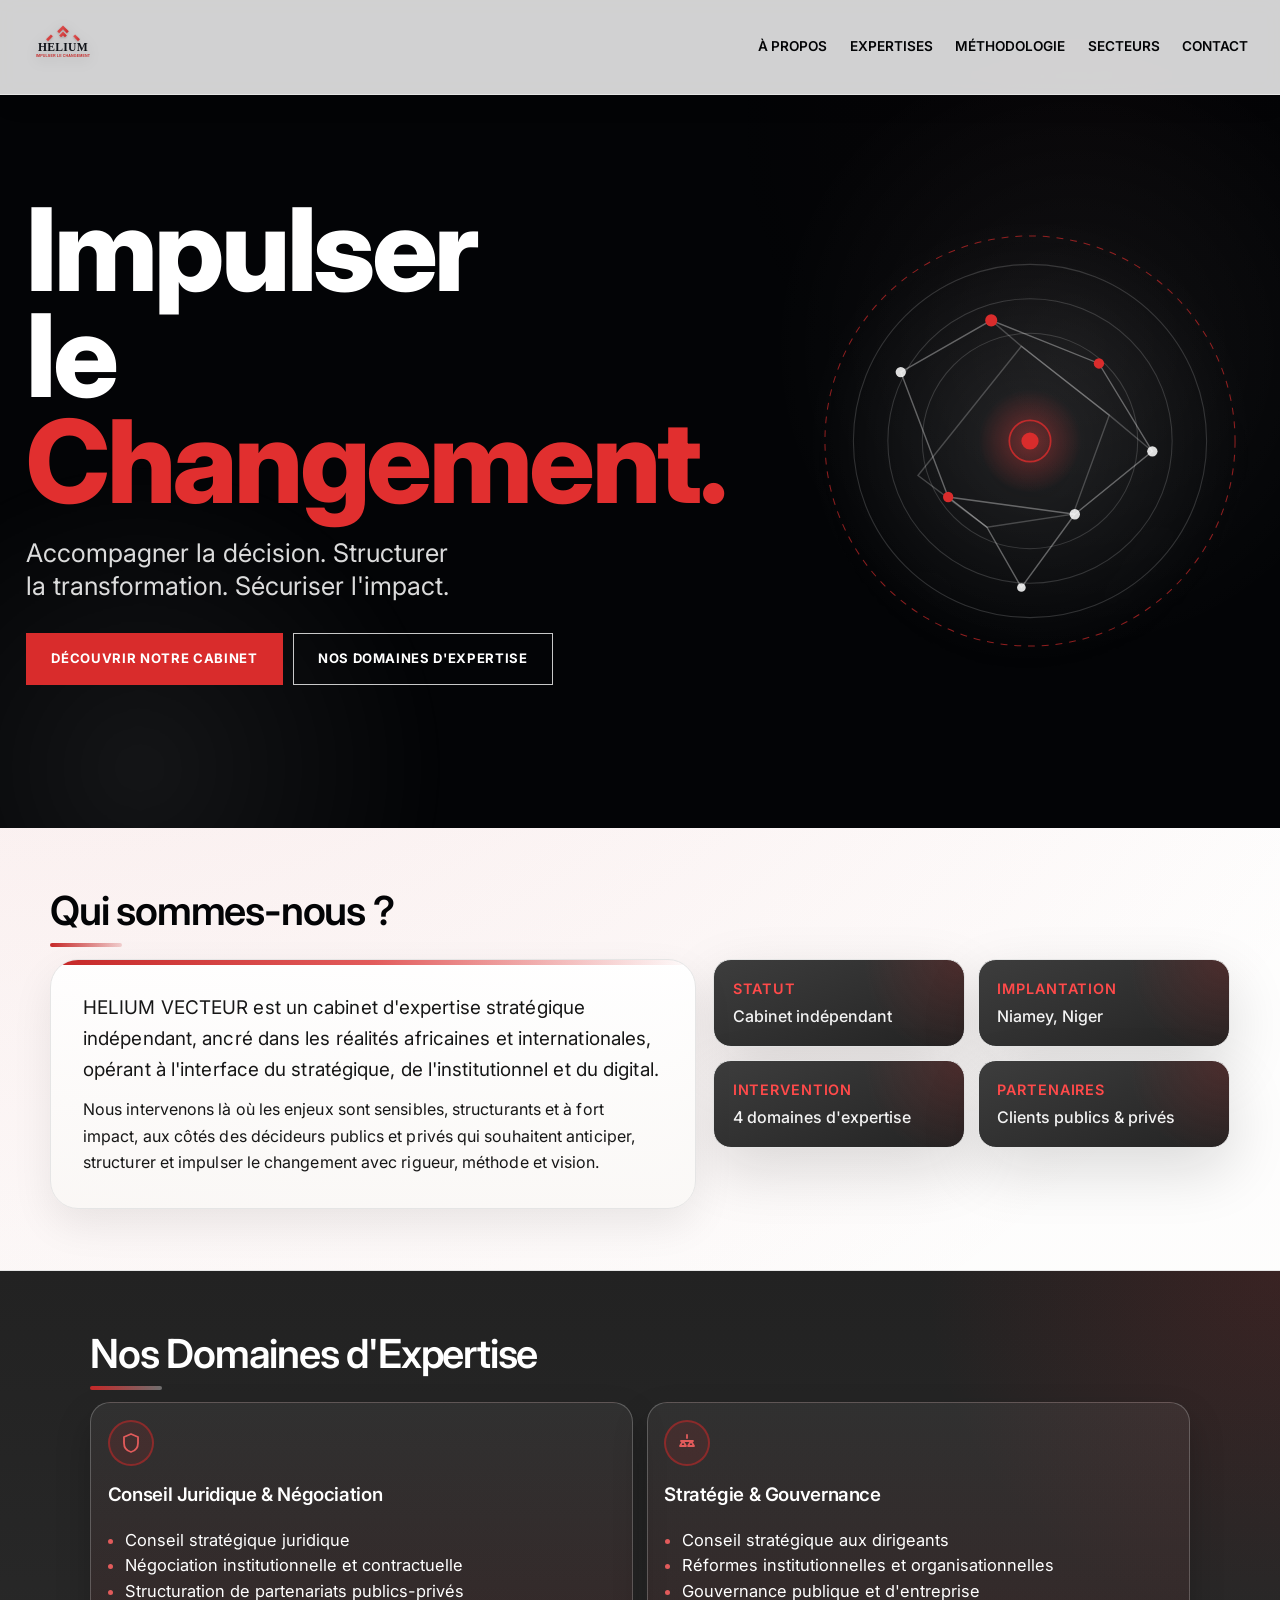
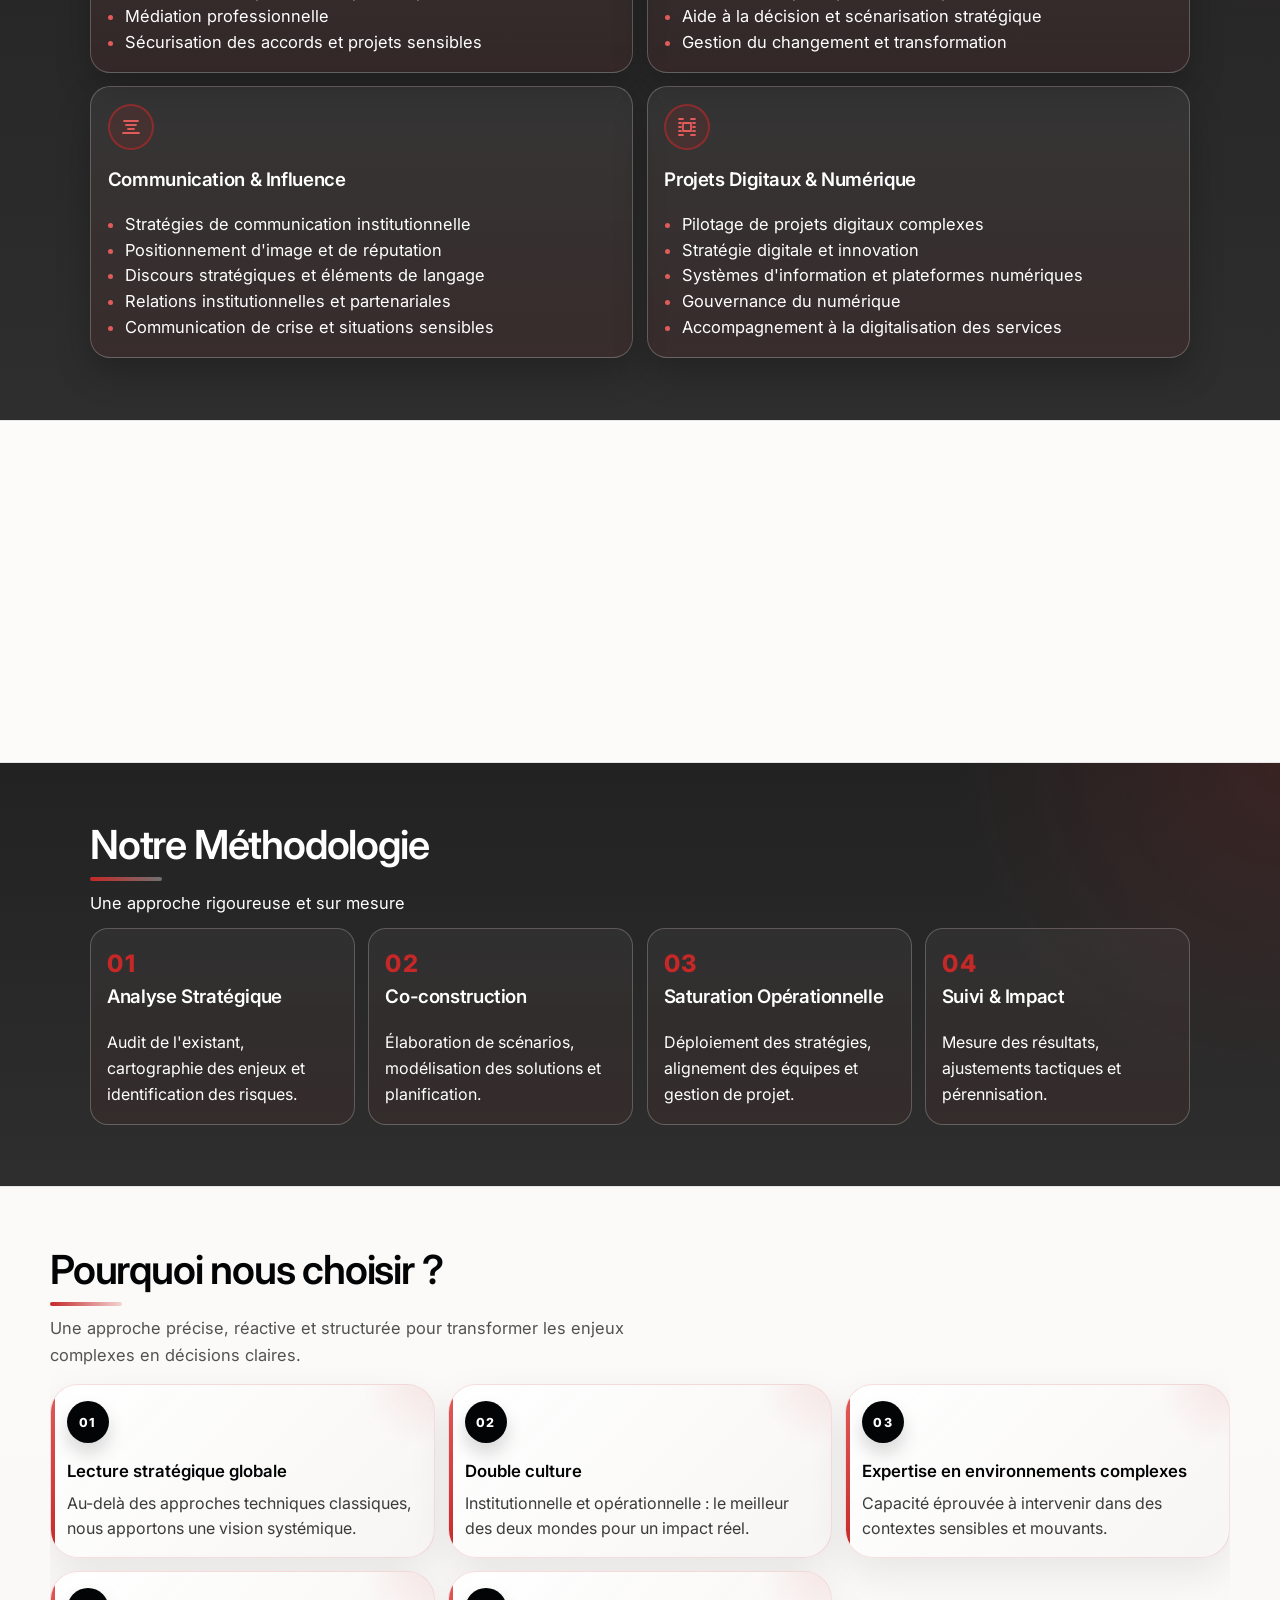
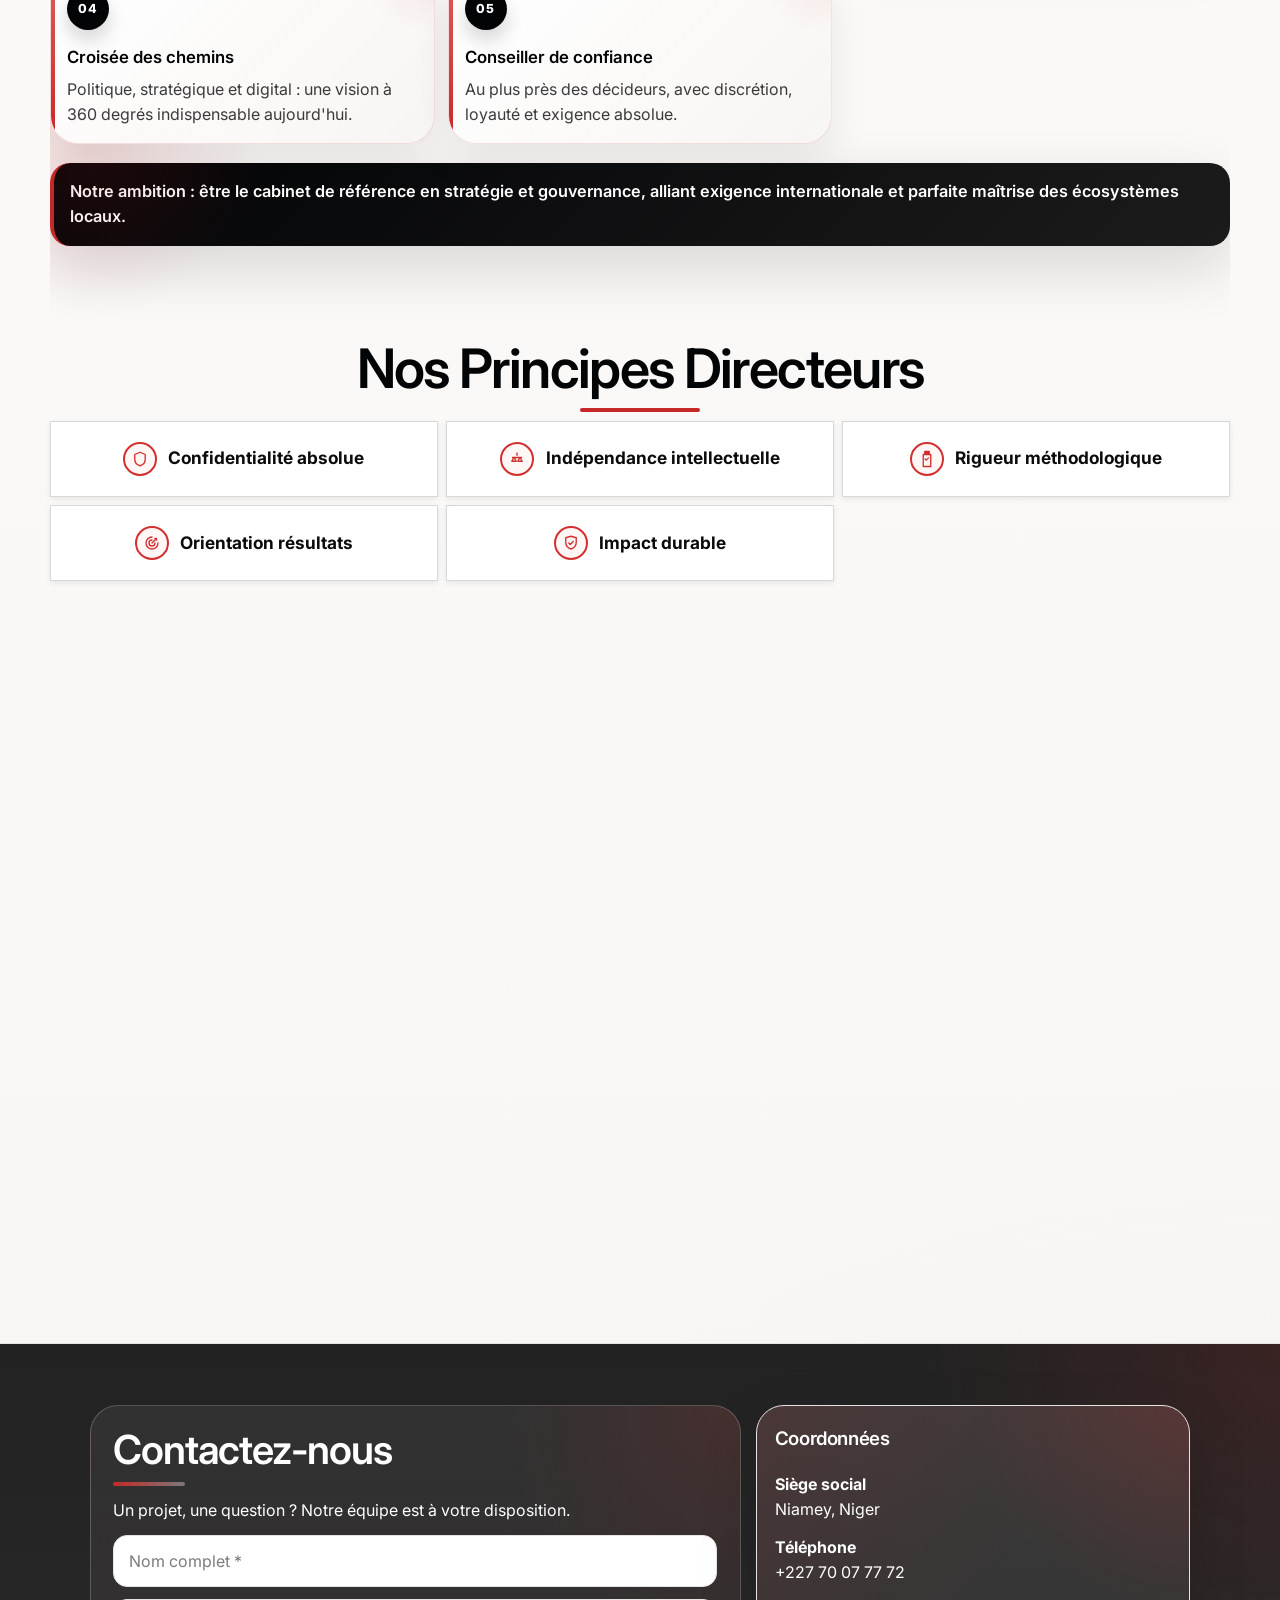
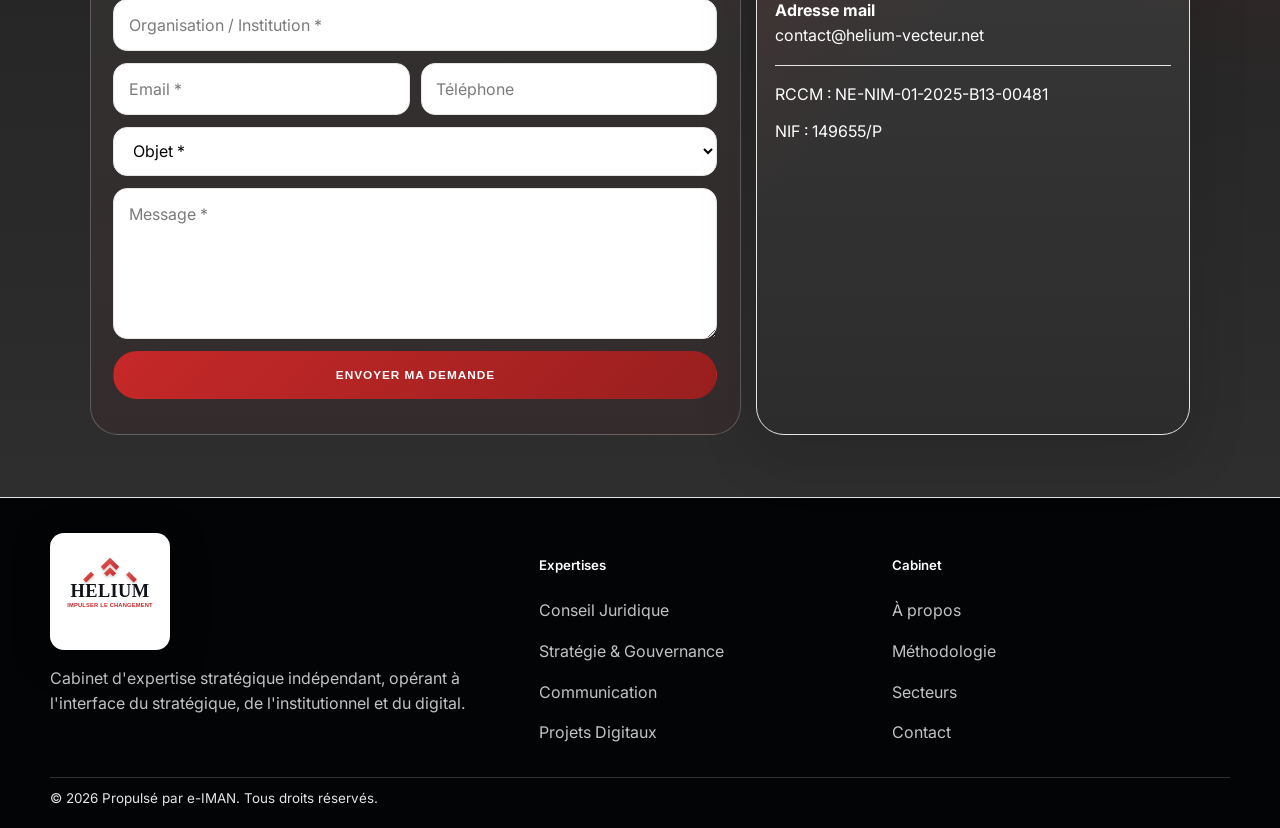
<file: index.html>
<!doctype html>
<html lang="fr">
  <head>
    <meta charset="UTF-8" />
    <meta name="viewport" content="width=device-width, initial-scale=1.0" />
    <title>HELIUM VECTEUR</title>
    <meta name="description" content="HELIUM VECTEUR accompagne les institutions et entreprises en conseil stratégique, gouvernance, communication d'influence et transformation digitale." />
    <meta name="robots" content="index, follow" />
    <meta name="author" content="HELIUM VECTEUR" />
    <meta name="theme-color" content="#030406" />
    <meta property="og:type" content="website" />
    <meta property="og:locale" content="fr_FR" />
    <meta property="og:site_name" content="HELIUM VECTEUR" />
    <meta property="og:title" content="HELIUM VECTEUR | Conseil stratégique, gouvernance et projets digitaux" />
    <meta property="og:description" content="Cabinet d'expertise stratégique indépendant basé à Niamey, Niger." />
    <meta property="og:image" content="./logo-helium.svg" />
    <meta name="twitter:card" content="summary_large_image" />
    <meta name="twitter:title" content="HELIUM VECTEUR" />
    <meta name="twitter:description" content="Conseil stratégique, gouvernance et transformation digitale." />
    <meta name="twitter:image" content="./logo-helium.svg" />
    <link rel="canonical" href="https://www.helium-vecteur.net/" />
    <link rel="icon" type="image/svg+xml" href="./logo-helium.svg" />
    <link rel="shortcut icon" href="./logo-helium.svg" />
    <link rel="dns-prefetch" href="https://fonts.googleapis.com" />
    <link rel="dns-prefetch" href="https://fonts.gstatic.com" />
    <link rel="preconnect" href="https://fonts.googleapis.com" />
    <link rel="preconnect" href="https://fonts.gstatic.com" crossorigin />
    <link href="https://fonts.googleapis.com/css2?family=Inter:wght@400;600;700;800&display=swap" rel="stylesheet" />
    <link rel="stylesheet" href="./helium.css" />
  </head>
  <body>
    <a class="skip-link" href="#main-content">Aller au contenu principal</a>
    <header class="topbar">
      <div class="brand" aria-label="HELIUM VECTEUR">
        <img src="./logo-helium.svg" alt="Logo HELIUM" class="brand-logo" width="62" height="62" fetchpriority="high" decoding="async" />
      </div>
      <nav class="menu" id="menu" aria-label="Navigation principale">
        <a href="#about">À propos</a>
        <a href="#expertise">Expertises</a>
        <a href="#method">Méthodologie</a>
        <a href="#sectors">Secteurs</a>
        <a href="#contact">Contact</a>
      </nav>
      <button class="menu-btn" id="menuBtn" type="button" aria-label="Ouvrir le menu" aria-controls="menu" aria-expanded="false">=</button>
    </header>

    <main id="main-content">
      <section class="hero">
        <div class="hero-overlay"></div>
        <div class="hero-shell reveal">
          <div class="hero-copy">
            <h1>
              <span>Impulser</span>
              <span>le</span>
              <span class="hero-accent">Changement.</span>
            </h1>
            <p class="hero-lead">Accompagner la décision. Structurer la transformation. Sécuriser l'impact.</p>
            <div class="cta-row">
              <a href="#about" class="btn btn-solid">Découvrir notre cabinet</a>
              <a href="#expertise" class="btn btn-outline">Nos domaines d'expertise</a>
            </div>
          </div>
          <div class="hero-visual" aria-hidden="true">
            <svg viewBox="0 0 520 520" class="hero-network">
              <defs>
                <radialGradient id="heroGlow" cx="50%" cy="50%" r="50%">
                  <stop offset="0%" stop-color="#ff4040" stop-opacity="0.36" />
                  <stop offset="100%" stop-color="#ff4040" stop-opacity="0" />
                </radialGradient>
              </defs>
              <circle cx="260" cy="260" r="238" class="network-ring network-ring-main" />
              <circle cx="260" cy="260" r="205" class="network-ring" />
              <circle cx="260" cy="260" r="165" class="network-ring" />
              <circle cx="260" cy="260" r="125" class="network-ring" />
              <path d="M110 180 L215 120 L340 170 L402 272 L312 345 L165 325 Z" class="network-link" />
              <path d="M130 300 L210 360 L310 345 L352 230 L250 150 L130 300 Z" class="network-link network-link-soft" />
              <path d="M165 325 L210 360 L250 430 L312 345" class="network-link" />
              <path d="M215 120 L250 150 L352 230 L402 272" class="network-link network-link-soft" />
              <circle cx="260" cy="260" r="60" fill="url(#heroGlow)" />
              <circle cx="260" cy="260" r="24" class="network-target" />
              <circle cx="260" cy="260" r="10" class="network-node network-node-red" />
              <circle cx="110" cy="180" r="6" class="network-node" />
              <circle cx="215" cy="120" r="7" class="network-node network-node-red" />
              <circle cx="340" cy="170" r="6" class="network-node network-node-red" />
              <circle cx="402" cy="272" r="6" class="network-node" />
              <circle cx="312" cy="345" r="6" class="network-node" />
              <circle cx="165" cy="325" r="6" class="network-node network-node-red" />
              <circle cx="250" cy="430" r="5" class="network-node" />
            </svg>
          </div>
        </div>
      </section>

      <section id="about" class="block reveal">
        <h2>Qui sommes-nous ?</h2>
        <div class="about-grid">
          <div>
            <p>HELIUM VECTEUR est un cabinet d'expertise stratégique indépendant, ancré dans les réalités africaines et internationales, opérant à l'interface du stratégique, de l'institutionnel et du digital.</p>
            <p>Nous intervenons là où les enjeux sont sensibles, structurants et à fort impact, aux côtés des décideurs publics et privés qui souhaitent anticiper, structurer et impulser le changement avec rigueur, méthode et vision.</p>
          </div>
          <div class="stats">
            <article><h3>Statut</h3><p>Cabinet indépendant</p></article>
            <article><h3>Implantation</h3><p>Niamey, Niger</p></article>
            <article><h3>Intervention</h3><p>4 domaines d'expertise</p></article>
            <article><h3>Partenaires</h3><p>Clients publics & privés</p></article>
          </div>
        </div>
      </section>

      <section id="expertise" class="block reveal alt-bg">
        <h2>Nos Domaines d'Expertise</h2>
        <div class="card-grid">
          <article class="card">
            <span class="expert-icon" aria-hidden="true"><svg viewBox="0 0 24 24" class="section-icon-svg"><path d="M12 3l7 3v6c0 4.3-2.7 7.8-7 9-4.3-1.2-7-4.7-7-9V6l7-3z" fill="none" stroke="currentColor" stroke-width="1.8" stroke-linecap="round" stroke-linejoin="round"/></svg></span>
            <h3>Conseil Juridique & Négociation</h3>
            <ul>
              <li>Conseil stratégique juridique</li>
              <li>Négociation institutionnelle et contractuelle</li>
              <li>Structuration de partenariats publics-privés</li>
              <li>Médiation professionnelle</li>
              <li>Sécurisation des accords et projets sensibles</li>
            </ul>
          </article>
          <article class="card">
            <span class="expert-icon" aria-hidden="true"><svg viewBox="0 0 24 24" class="section-icon-svg"><path d="M12 4v3M6 10h12M8 10l-3 5h6l-3-5zm8 0l-3 5h6l-3-5z" fill="none" stroke="currentColor" stroke-width="1.8" stroke-linecap="round" stroke-linejoin="round"/></svg></span>
            <h3>Stratégie & Gouvernance</h3>
            <ul>
              <li>Conseil stratégique aux dirigeants</li>
              <li>Réformes institutionnelles et organisationnelles</li>
              <li>Gouvernance publique et d'entreprise</li>
              <li>Aide à la décision et scénarisation stratégique</li>
              <li>Gestion du changement et transformation</li>
            </ul>
          </article>
          <article class="card">
            <span class="expert-icon" aria-hidden="true"><svg viewBox="0 0 24 24" class="section-icon-svg"><path d="M5 6h14M7 10h10M9 14h6M4 18h16" fill="none" stroke="currentColor" stroke-width="1.8" stroke-linecap="round" stroke-linejoin="round"/></svg></span>
            <h3>Communication & Influence</h3>
            <ul>
              <li>Stratégies de communication institutionnelle</li>
              <li>Positionnement d'image et de réputation</li>
              <li>Discours stratégiques et éléments de langage</li>
              <li>Relations institutionnelles et partenariales</li>
              <li>Communication de crise et situations sensibles</li>
            </ul>
          </article>
          <article class="card">
            <span class="expert-icon" aria-hidden="true"><svg viewBox="0 0 24 24" class="section-icon-svg"><path d="M8 8h8v8H8zM4 4h4M16 4h4M4 20h4M16 20h4M4 8h2M4 12h2M4 16h2M18 8h2M18 12h2M18 16h2" fill="none" stroke="currentColor" stroke-width="1.8" stroke-linecap="round" stroke-linejoin="round"/></svg></span>
            <h3>Projets Digitaux & Numérique</h3>
            <ul>
              <li>Pilotage de projets digitaux complexes</li>
              <li>Stratégie digitale et innovation</li>
              <li>Systèmes d'information et plateformes numériques</li>
              <li>Gouvernance du numérique</li>
              <li>Accompagnement à la digitalisation des services</li>
            </ul>
          </article>
        </div>
      </section>

      <section class="vision block reveal">
        <div>
          <h2>Vision</h2>
          <p>Être le partenaire stratégique de référence pour l'aide à la décision éclairée. Nous croyons que, dans un monde complexe, la clarté de la vision, couplée à une exécution rigoureuse, est le seul véritable vecteur de transformation pérenne.</p>
        </div>
        <div>
          <h2>Mission</h2>
          <ul class="check-list">
            <li>Excellence stratégique</li>
            <li>Intégrité et indépendance</li>
            <li>Impact et responsabilité</li>
            <li>Vision et transformation</li>
          </ul>
        </div>
      </section>

      <section id="method" class="block reveal alt-bg">
        <h2>Notre Méthodologie</h2>
        <p class="subtitle">Une approche rigoureuse et sur mesure</p>
        <div class="steps">
          <article class="step"><span>01</span><h3>Analyse Stratégique</h3><p>Audit de l'existant, cartographie des enjeux et identification des risques.</p></article>
          <article class="step"><span>02</span><h3>Co-construction</h3><p>Élaboration de scénarios, modélisation des solutions et planification.</p></article>
          <article class="step"><span>03</span><h3>Saturation Opérationnelle</h3><p>Déploiement des stratégies, alignement des équipes et gestion de projet.</p></article>
          <article class="step"><span>04</span><h3>Suivi & Impact</h3><p>Mesure des résultats, ajustements tactiques et pérennisation.</p></article>
        </div>
      </section>

      <section class="block reveal why-section">
        <h2>Pourquoi nous choisir ?</h2>
        <p class="subtitle why-subtitle">Une approche précise, réactive et structurée pour transformer les enjeux complexes en décisions claires.</p>
        <div class="why-grid why-motion">
          <article class="why-card"><span class="why-index">01</span><h3>Lecture stratégique globale</h3><p>Au-delà des approches techniques classiques, nous apportons une vision systémique.</p></article>
          <article class="why-card"><span class="why-index">02</span><h3>Double culture</h3><p>Institutionnelle et opérationnelle : le meilleur des deux mondes pour un impact réel.</p></article>
          <article class="why-card"><span class="why-index">03</span><h3>Expertise en environnements complexes</h3><p>Capacité éprouvée à intervenir dans des contextes sensibles et mouvants.</p></article>
          <article class="why-card"><span class="why-index">04</span><h3>Croisée des chemins</h3><p>Politique, stratégique et digital : une vision à 360 degrés indispensable aujourd'hui.</p></article>
          <article class="why-card"><span class="why-index">05</span><h3>Conseiller de confiance</h3><p>Au plus près des décideurs, avec discrétion, loyauté et exigence absolue.</p></article>
        </div>
        <h3 class="ambition">Notre ambition : être le cabinet de référence en stratégie et gouvernance, alliant exigence internationale et parfaite maîtrise des écosystèmes locaux.</h3>
      </section>

      <section class="block reveal principles-section">
        <h2>Nos Principes Directeurs</h2>
        <div class="pill-grid principles-grid">
          <div class="pill principle-card">
            <span class="principle-icon" aria-hidden="true">
              <svg viewBox="0 0 24 24" class="principle-icon-svg"><path d="M12 3l7 3v6c0 4.3-2.7 7.8-7 9-4.3-1.2-7-4.7-7-9V6l7-3z" fill="none" stroke="currentColor" stroke-width="1.8" stroke-linecap="round" stroke-linejoin="round"/></svg>
            </span>
            Confidentialité absolue
          </div>
          <div class="pill principle-card">
            <span class="principle-icon" aria-hidden="true">
              <svg viewBox="0 0 24 24" class="principle-icon-svg"><path d="M12 4v3M6 10h12M8 10l-3 5h6l-3-5zm8 0l-3 5h6l-3-5z" fill="none" stroke="currentColor" stroke-width="1.8" stroke-linecap="round" stroke-linejoin="round"/></svg>
            </span>
            Indépendance intellectuelle
          </div>
          <div class="pill principle-card">
            <span class="principle-icon" aria-hidden="true">
              <svg viewBox="0 0 24 24" class="principle-icon-svg"><path d="M9 4h6M9 2h6v4H9zM7 6h10v16H7zM9.5 12l1.5 1.5 3-3" fill="none" stroke="currentColor" stroke-width="1.8" stroke-linecap="round" stroke-linejoin="round"/></svg>
            </span>
            Rigueur méthodologique
          </div>
          <div class="pill principle-card">
            <span class="principle-icon" aria-hidden="true">
              <svg viewBox="0 0 24 24" class="principle-icon-svg"><path d="M12 4a8 8 0 108 8" fill="none" stroke="currentColor" stroke-width="1.8" stroke-linecap="round" stroke-linejoin="round"/><path d="M12 8a4 4 0 104 4" fill="none" stroke="currentColor" stroke-width="1.8" stroke-linecap="round" stroke-linejoin="round"/><path d="M12 12l6-6M16 6h2v2" fill="none" stroke="currentColor" stroke-width="1.8" stroke-linecap="round" stroke-linejoin="round"/></svg>
            </span>
            Orientation résultats
          </div>
          <div class="pill principle-card">
            <span class="principle-icon" aria-hidden="true">
              <svg viewBox="0 0 24 24" class="principle-icon-svg"><path d="M12 20c4.5-1.6 7-5.4 7-9.5V5l-7-2-7 2v5.5c0 4.1 2.5 7.9 7 9.5z" fill="none" stroke="currentColor" stroke-width="1.8" stroke-linecap="round" stroke-linejoin="round"/><path d="M9 12l2 2 4-4" fill="none" stroke="currentColor" stroke-width="1.8" stroke-linecap="round" stroke-linejoin="round"/></svg>
            </span>
            Impact durable
          </div>
        </div>
      </section>

      <section id="sectors" class="block reveal">
        <h2>Nos Clients & Secteurs d'Intervention</h2>
        <div class="sector-grid">
          <article class="sector-card">
            <span class="sector-icon" aria-hidden="true"><svg viewBox="0 0 24 24" class="section-icon-svg"><path d="M4 10h16M6 10V7l6-3 6 3v3M6 10v7M10 10v7M14 10v7M18 10v7M4 17h16" fill="none" stroke="currentColor" stroke-width="1.8" stroke-linecap="round" stroke-linejoin="round"/></svg></span>
            <h3>Institutions publiques & parapubliques</h3>
            <p>Appui à la réforme, gouvernance et pilotage de projets d'intérêt public.</p>
          </article>
          <article class="sector-card">
            <span class="sector-icon" aria-hidden="true"><svg viewBox="0 0 24 24" class="section-icon-svg"><path d="M6 20V7a2 2 0 012-2h8a2 2 0 012 2v13M4 20h16M9 9h1M14 9h1M9 12h1M14 12h1" fill="none" stroke="currentColor" stroke-width="1.8" stroke-linecap="round" stroke-linejoin="round"/></svg></span>
            <h3>Gouvernements & collectivités territoriales</h3>
            <p>Aide à la décision, transformation administrative et structuration de politiques publiques.</p>
          </article>
          <article class="sector-card">
            <span class="sector-icon" aria-hidden="true"><svg viewBox="0 0 24 24" class="section-icon-svg"><path d="M3 20h18M5 20V9h14v11M9 9V6h6v3" fill="none" stroke="currentColor" stroke-width="1.8" stroke-linecap="round" stroke-linejoin="round"/></svg></span>
            <h3>Entreprises & groupes privés</h3>
            <p>Stratégie d'expansion, gouvernance d'entreprise et accompagnement de partenariats.</p>
          </article>
          <article class="sector-card">
            <span class="sector-icon" aria-hidden="true"><svg viewBox="0 0 24 24" class="section-icon-svg"><path d="M12 2v20M2 12h20M4.9 4.9a12 12 0 0014.2 14.2M19.1 4.9A12 12 0 014.9 19.1" fill="none" stroke="currentColor" stroke-width="1.8" stroke-linecap="round" stroke-linejoin="round"/></svg></span>
            <h3>Organisations internationales & ONG</h3>
            <p>Coordination institutionnelle, efficacité des programmes et pilotage d'impact.</p>
          </article>
          <article class="sector-card">
            <span class="sector-icon" aria-hidden="true"><svg viewBox="0 0 24 24" class="section-icon-svg"><path d="M12 4l3 6h6l-4.8 3.5L18 20l-6-4-6 4 1.8-6.5L3 10h6z" fill="none" stroke="currentColor" stroke-width="1.8" stroke-linecap="round" stroke-linejoin="round"/></svg></span>
            <h3>Cabinets ministériels & autorités stratégiques</h3>
            <p>Conseil sensible, gestion des priorités nationales et alignement stratégique.</p>
          </article>
          <article class="sector-card">
            <span class="sector-icon" aria-hidden="true"><svg viewBox="0 0 24 24" class="section-icon-svg"><path d="M8 8h8v8H8zM4 4h4M16 4h4M4 20h4M16 20h4M4 8h2M4 12h2M4 16h2M18 8h2M18 12h2M18 16h2" fill="none" stroke="currentColor" stroke-width="1.8" stroke-linecap="round" stroke-linejoin="round"/></svg></span>
            <h3>Acteurs de la transformation digitale</h3>
            <p>Conception de feuilles de route numériques et mise en œuvre de plateformes utiles.</p>
          </article>
        </div>
        <p class="quote">"Nous nous engageons aux côtés de ceux qui façonnent l'avenir, en leur fournissant les clés de lecture et les leviers d'action nécessaires pour transformer leur vision en réalité opérationnelle."</p>
      </section>

      <section id="contact" class="block reveal contact alt-bg">
        <div>
          <h2>Contactez-nous</h2>
          <p>Un projet, une question ? Notre équipe est à votre disposition.</p>
          <form class="contact-form" id="contactForm" action="https://formsubmit.co/iissaka@outlook.com" method="POST" aria-describedby="contactFeedback">
            <input type="hidden" name="_captcha" value="false" />
            <input type="hidden" name="_template" value="table" />
            <input type="hidden" name="_cc" value="ismail.issa@helium-vecteur.net" />
            <input type="hidden" name="_subject" id="contactMailSubject" value="[HELIUM] Nouvelle demande" />
            <input type="hidden" name="_replyto" id="contactReplyTo" value="" />
            <label class="visually-hidden" for="fullName">Nom complet</label>
            <input id="fullName" type="text" name="fullName" placeholder="Nom complet *" autocomplete="name" required />
            <label class="visually-hidden" for="organization">Organisation / Institution</label>
            <input id="organization" type="text" name="organization" placeholder="Organisation / Institution *" autocomplete="organization" required />
            <div class="inline">
              <label class="visually-hidden" for="email">Email</label>
              <input id="email" type="email" name="email" placeholder="Email *" autocomplete="email" required />
              <label class="visually-hidden" for="phone">Téléphone</label>
              <input id="phone" type="tel" name="phone" placeholder="Téléphone" autocomplete="tel" />
            </div>
            <label class="visually-hidden" for="subject">Objet</label>
            <select id="subject" name="subject" required>
              <option value="">Objet *</option>
              <option>Conseil stratégique</option>
              <option>Gouvernance</option>
              <option>Projet digital</option>
              <option>Partenariat</option>
            </select>
            <label class="visually-hidden" for="message">Message</label>
            <textarea id="message" name="message" placeholder="Message *" rows="5" required></textarea>
            <button type="submit" class="btn btn-solid">Envoyer ma demande</button>
            <p id="contactFeedback" class="contact-feedback" aria-live="polite" role="status"></p>
          </form>
        </div>

        <aside class="contact-card">
          <h3>Coordonnées</h3>
          <p><strong>Siège social</strong><br />Niamey, Niger</p>
          <p><strong>Téléphone</strong><br />+227 70 07 77 72</p>
          <p><strong>Adresse mail</strong><br />contact@helium-vecteur.net</p>
          <hr />
          <p>RCCM : NE-NIM-01-2025-B13-00481</p>
          <p>NIF : 149655/P</p>
          
        </aside>
      </section>
    </main>

    <footer>
      <div class="footer-grid">
        <div>
          <img src="./logo-helium.svg" alt="Logo HELIUM" class="footer-logo" width="120" height="54" loading="lazy" decoding="async" />
          <p>Cabinet d'expertise stratégique indépendant, opérant à l'interface du stratégique, de l'institutionnel et du digital.</p>
        </div>
        <div>
          <h5>Expertises</h5>
          <p>Conseil Juridique</p>
          <p>Stratégie & Gouvernance</p>
          <p>Communication</p>
          <p>Projets Digitaux</p>
        </div>
        <div>
          <h5>Cabinet</h5>
          <p>À propos</p>
          <p>Méthodologie</p>
          <p>Secteurs</p>
          <p>Contact</p>
        </div>
      </div>
      <div class="copy">© 2026 Propulsé par e-IMAN. Tous droits réservés.</div>
    </footer>

    <script type="application/ld+json">
      {
        "@context": "https://schema.org",
        "@type": "Organization",
        "name": "HELIUM VECTEUR",
        "url": "https://www.helium-vecteur.net",
        "logo": "https://www.helium-vecteur.net/logo-helium.svg",
        "email": "ismail.issa@helium-vecteur.net",
        "telephone": "+22770077772",
        "address": {
          "@type": "PostalAddress",
          "addressLocality": "Niamey",
          "addressCountry": "NE"
        }
      }
    </script>

    <script src="./helium.js"></script>
  </body>
</html>
</file>
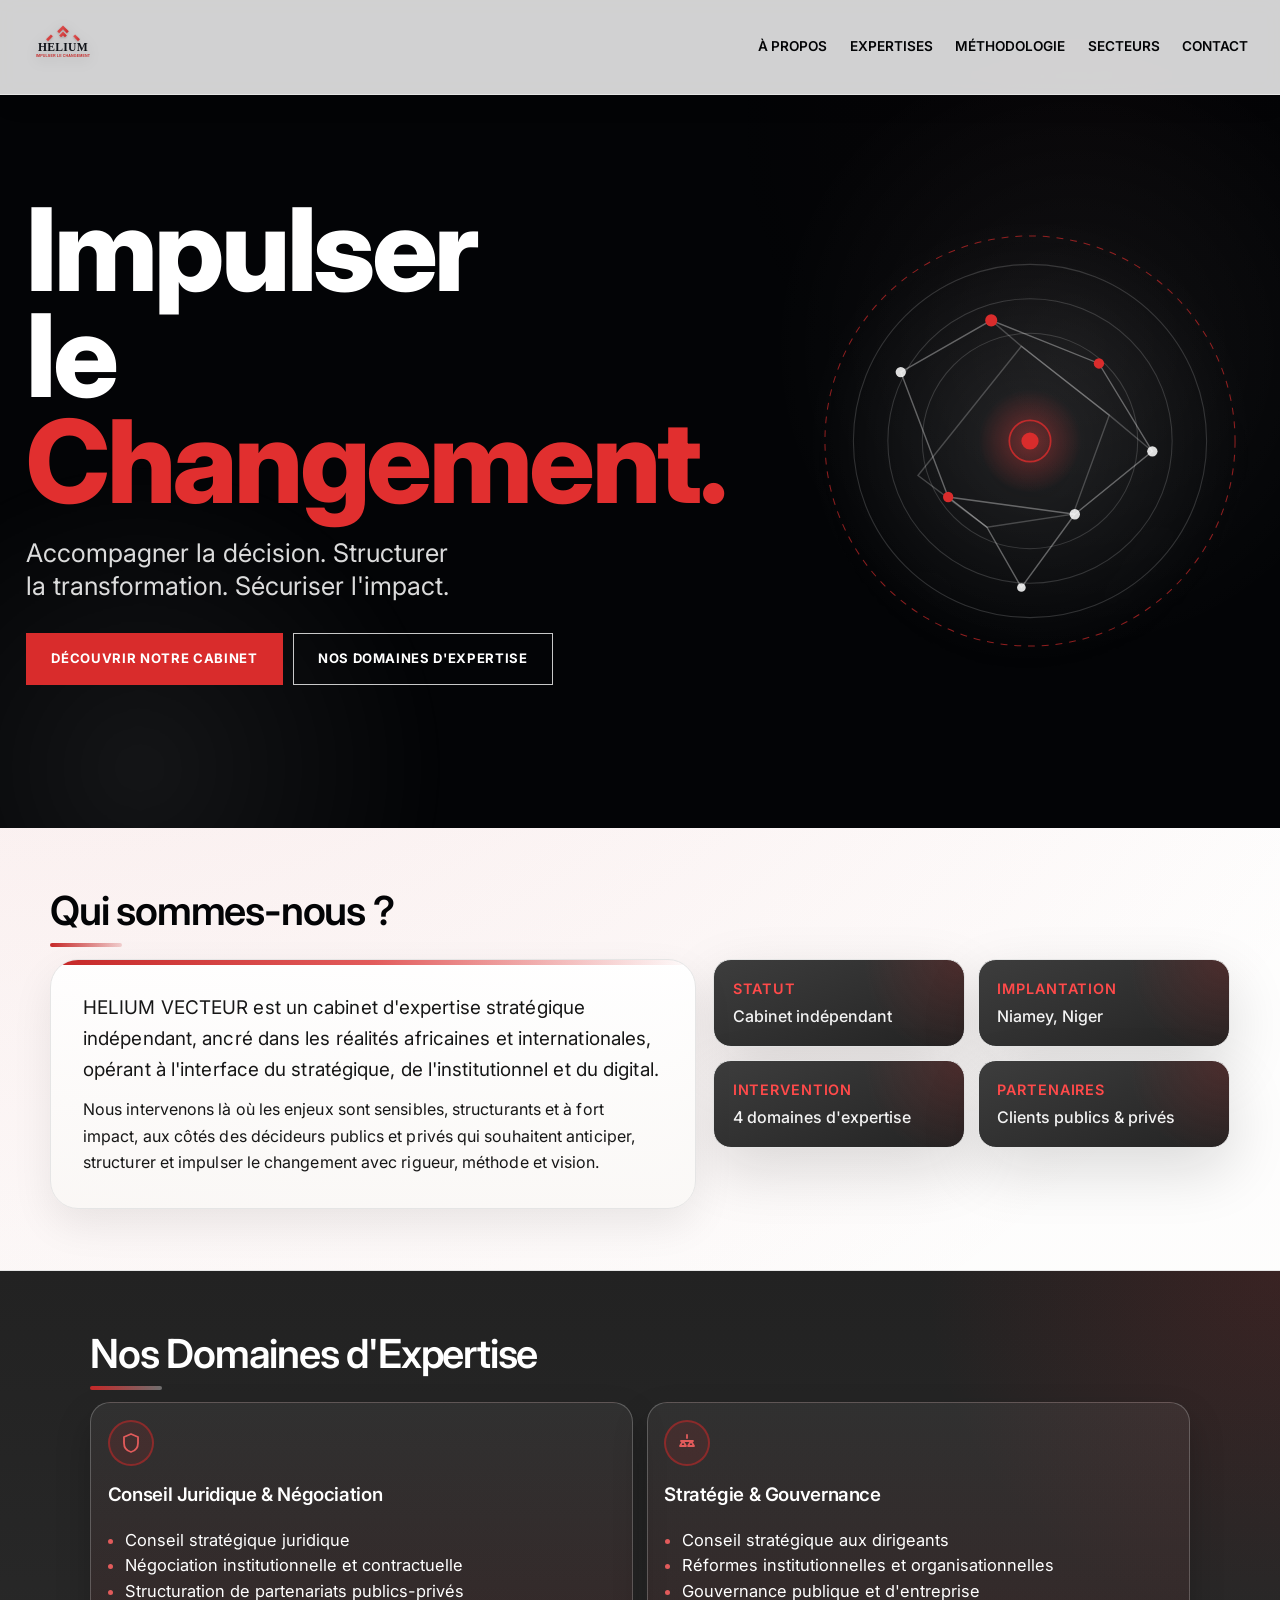
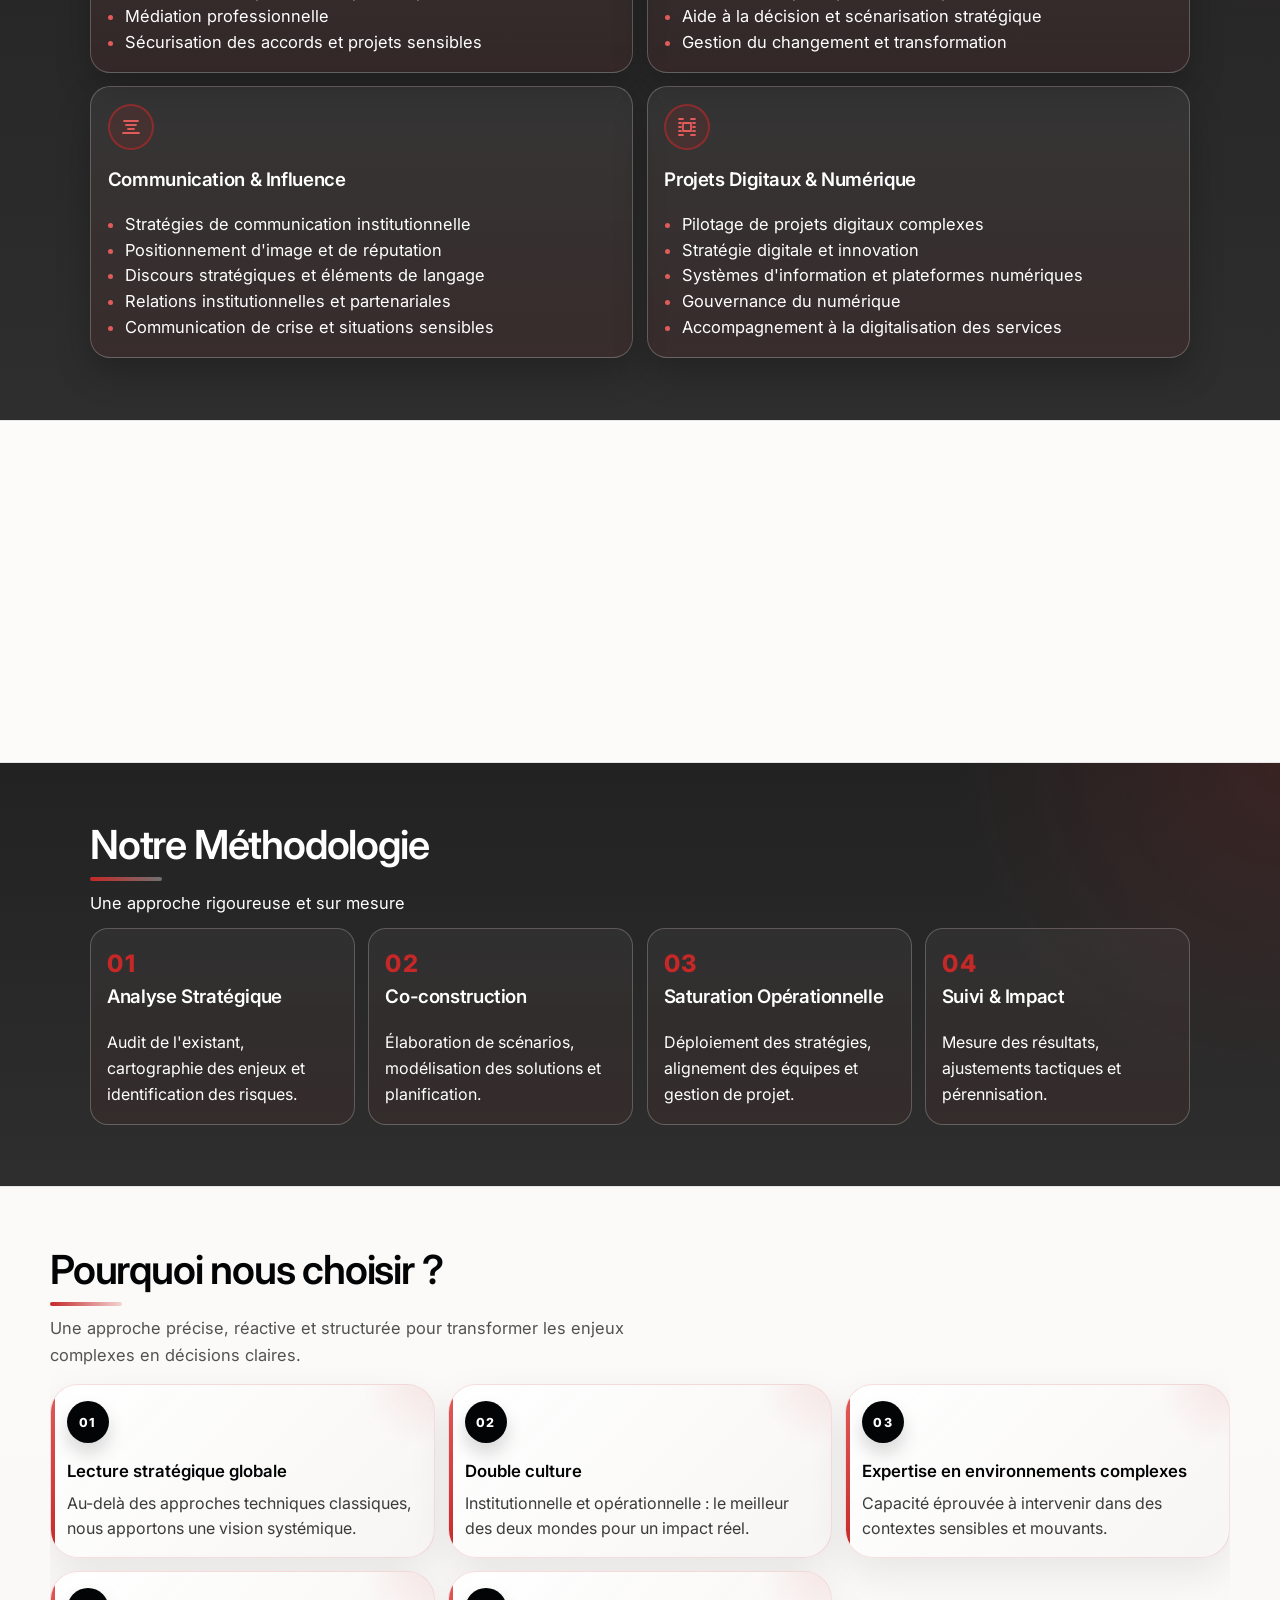
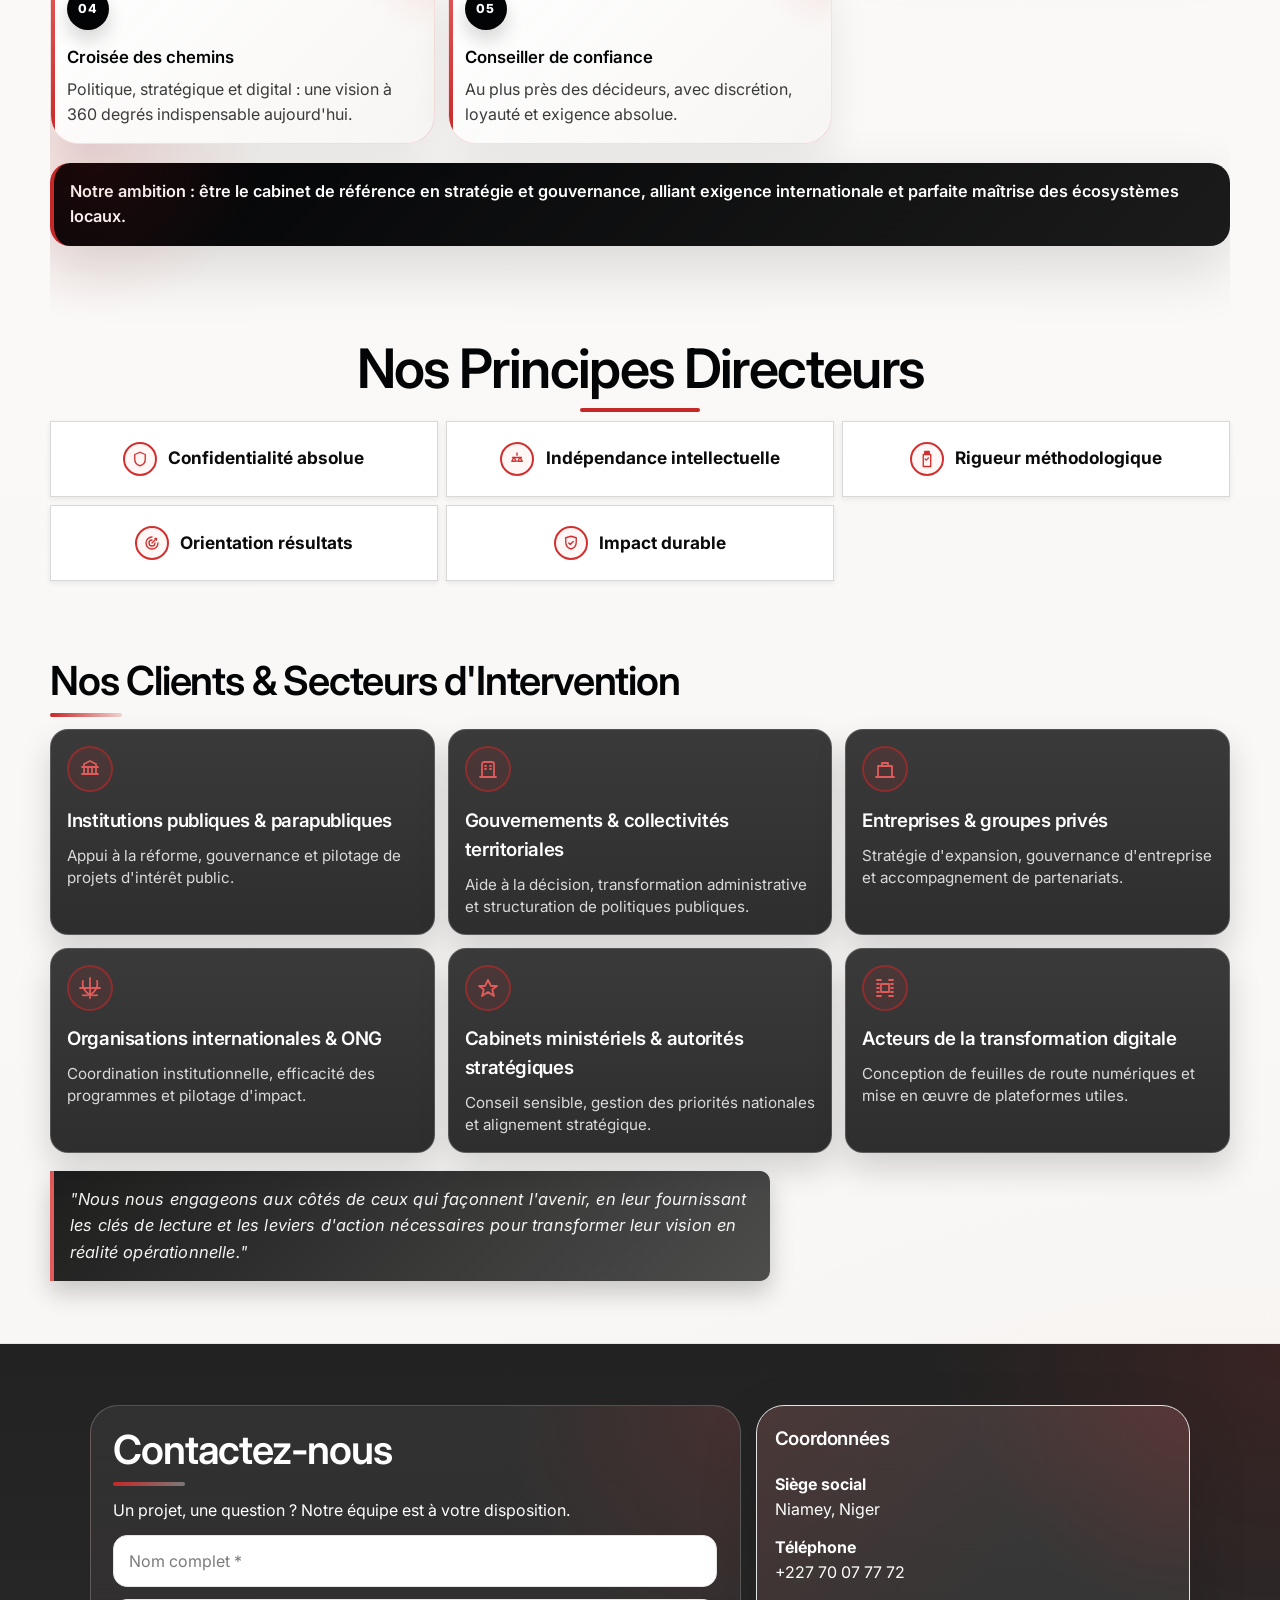
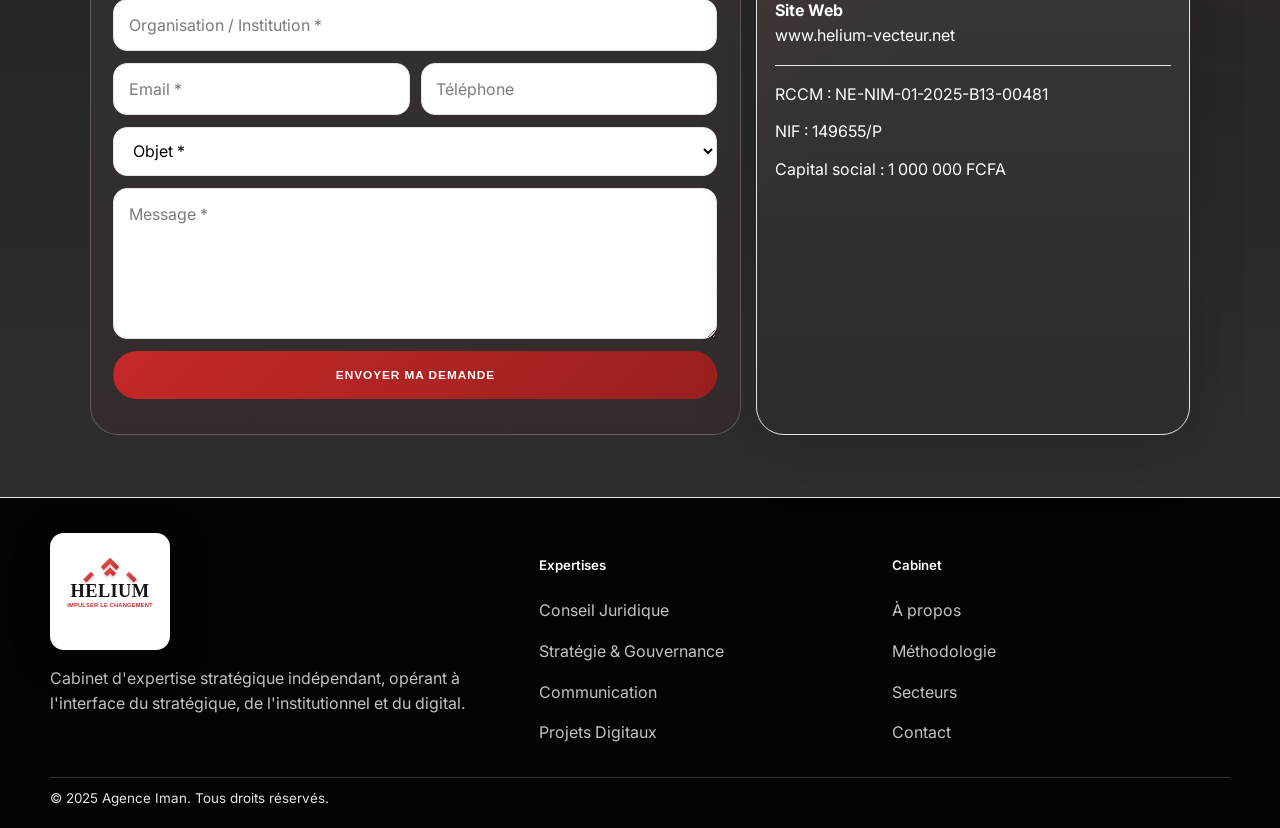
<file: helium.html>
<!doctype html>
<html lang="fr">
  <head>
    <meta charset="UTF-8" />
    <meta name="viewport" content="width=device-width, initial-scale=1.0" />
    <title>HELIUM VECTEUR</title>
    <meta name="description" content="HELIUM VECTEUR accompagne les institutions et entreprises en conseil stratégique, gouvernance, communication d'influence et transformation digitale." />
    <meta name="robots" content="index, follow" />
    <meta name="author" content="HELIUM VECTEUR" />
    <meta name="theme-color" content="#030406" />
    <meta property="og:type" content="website" />
    <meta property="og:locale" content="fr_FR" />
    <meta property="og:site_name" content="HELIUM VECTEUR" />
    <meta property="og:title" content="HELIUM VECTEUR | Conseil stratégique, gouvernance et projets digitaux" />
    <meta property="og:description" content="Cabinet d'expertise stratégique indépendant basé à Niamey, Niger." />
    <meta property="og:image" content="./logo-helium.svg" />
    <meta name="twitter:card" content="summary_large_image" />
    <meta name="twitter:title" content="HELIUM VECTEUR" />
    <meta name="twitter:description" content="Conseil stratégique, gouvernance et transformation digitale." />
    <meta name="twitter:image" content="./logo-helium.svg" />
    <link rel="canonical" href="https://www.helium-vecteur.net/" />
    <link rel="icon" type="image/svg+xml" href="./logo-helium.svg" />
    <link rel="shortcut icon" href="./logo-helium.svg" />
    <link rel="dns-prefetch" href="https://fonts.googleapis.com" />
    <link rel="dns-prefetch" href="https://fonts.gstatic.com" />
    <link rel="preconnect" href="https://fonts.googleapis.com" />
    <link rel="preconnect" href="https://fonts.gstatic.com" crossorigin />
    <link href="https://fonts.googleapis.com/css2?family=Inter:wght@400;600;700;800&display=swap" rel="stylesheet" />
    <link rel="stylesheet" href="./helium.css" />
  </head>
  <body>
    <a class="skip-link" href="#main-content">Aller au contenu principal</a>
    <header class="topbar">
      <div class="brand" aria-label="HELIUM VECTEUR">
        <img src="./logo-helium.svg" alt="Logo HELIUM" class="brand-logo" width="62" height="62" fetchpriority="high" decoding="async" />
      </div>
      <nav class="menu" id="menu" aria-label="Navigation principale">
        <a href="#about">À propos</a>
        <a href="#expertise">Expertises</a>
        <a href="#method">Méthodologie</a>
        <a href="#sectors">Secteurs</a>
        <a href="#contact">Contact</a>
      </nav>
      <button class="menu-btn" id="menuBtn" type="button" aria-label="Ouvrir le menu" aria-controls="menu" aria-expanded="false">=</button>
    </header>

    <main id="main-content">
      <section class="hero">
        <div class="hero-overlay"></div>
        <div class="hero-shell reveal">
          <div class="hero-copy">
            <h1>
              <span>Impulser</span>
              <span>le</span>
              <span class="hero-accent">Changement.</span>
            </h1>
            <p class="hero-lead">Accompagner la décision. Structurer la transformation. Sécuriser l'impact.</p>
            <div class="cta-row">
              <a href="#about" class="btn btn-solid">Découvrir notre cabinet</a>
              <a href="#expertise" class="btn btn-outline">Nos domaines d'expertise</a>
            </div>
          </div>
          <div class="hero-visual" aria-hidden="true">
            <svg viewBox="0 0 520 520" class="hero-network">
              <defs>
                <radialGradient id="heroGlow" cx="50%" cy="50%" r="50%">
                  <stop offset="0%" stop-color="#ff4040" stop-opacity="0.36" />
                  <stop offset="100%" stop-color="#ff4040" stop-opacity="0" />
                </radialGradient>
              </defs>
              <circle cx="260" cy="260" r="238" class="network-ring network-ring-main" />
              <circle cx="260" cy="260" r="205" class="network-ring" />
              <circle cx="260" cy="260" r="165" class="network-ring" />
              <circle cx="260" cy="260" r="125" class="network-ring" />
              <path d="M110 180 L215 120 L340 170 L402 272 L312 345 L165 325 Z" class="network-link" />
              <path d="M130 300 L210 360 L310 345 L352 230 L250 150 L130 300 Z" class="network-link network-link-soft" />
              <path d="M165 325 L210 360 L250 430 L312 345" class="network-link" />
              <path d="M215 120 L250 150 L352 230 L402 272" class="network-link network-link-soft" />
              <circle cx="260" cy="260" r="60" fill="url(#heroGlow)" />
              <circle cx="260" cy="260" r="24" class="network-target" />
              <circle cx="260" cy="260" r="10" class="network-node network-node-red" />
              <circle cx="110" cy="180" r="6" class="network-node" />
              <circle cx="215" cy="120" r="7" class="network-node network-node-red" />
              <circle cx="340" cy="170" r="6" class="network-node network-node-red" />
              <circle cx="402" cy="272" r="6" class="network-node" />
              <circle cx="312" cy="345" r="6" class="network-node" />
              <circle cx="165" cy="325" r="6" class="network-node network-node-red" />
              <circle cx="250" cy="430" r="5" class="network-node" />
            </svg>
          </div>
        </div>
      </section>

      <section id="about" class="block reveal">
        <h2>Qui sommes-nous ?</h2>
        <div class="about-grid">
          <div>
            <p>HELIUM VECTEUR est un cabinet d'expertise stratégique indépendant, ancré dans les réalités africaines et internationales, opérant à l'interface du stratégique, de l'institutionnel et du digital.</p>
            <p>Nous intervenons là où les enjeux sont sensibles, structurants et à fort impact, aux côtés des décideurs publics et privés qui souhaitent anticiper, structurer et impulser le changement avec rigueur, méthode et vision.</p>
          </div>
          <div class="stats">
            <article><h3>Statut</h3><p>Cabinet indépendant</p></article>
            <article><h3>Implantation</h3><p>Niamey, Niger</p></article>
            <article><h3>Intervention</h3><p>4 domaines d'expertise</p></article>
            <article><h3>Partenaires</h3><p>Clients publics & privés</p></article>
          </div>
        </div>
      </section>

      <section id="expertise" class="block reveal alt-bg">
        <h2>Nos Domaines d'Expertise</h2>
        <div class="card-grid">
          <article class="card">
            <span class="expert-icon" aria-hidden="true"><svg viewBox="0 0 24 24" class="section-icon-svg"><path d="M12 3l7 3v6c0 4.3-2.7 7.8-7 9-4.3-1.2-7-4.7-7-9V6l7-3z" fill="none" stroke="currentColor" stroke-width="1.8" stroke-linecap="round" stroke-linejoin="round"/></svg></span>
            <h3>Conseil Juridique & Négociation</h3>
            <ul>
              <li>Conseil stratégique juridique</li>
              <li>Négociation institutionnelle et contractuelle</li>
              <li>Structuration de partenariats publics-privés</li>
              <li>Médiation professionnelle</li>
              <li>Sécurisation des accords et projets sensibles</li>
            </ul>
          </article>
          <article class="card">
            <span class="expert-icon" aria-hidden="true"><svg viewBox="0 0 24 24" class="section-icon-svg"><path d="M12 4v3M6 10h12M8 10l-3 5h6l-3-5zm8 0l-3 5h6l-3-5z" fill="none" stroke="currentColor" stroke-width="1.8" stroke-linecap="round" stroke-linejoin="round"/></svg></span>
            <h3>Stratégie & Gouvernance</h3>
            <ul>
              <li>Conseil stratégique aux dirigeants</li>
              <li>Réformes institutionnelles et organisationnelles</li>
              <li>Gouvernance publique et d'entreprise</li>
              <li>Aide à la décision et scénarisation stratégique</li>
              <li>Gestion du changement et transformation</li>
            </ul>
          </article>
          <article class="card">
            <span class="expert-icon" aria-hidden="true"><svg viewBox="0 0 24 24" class="section-icon-svg"><path d="M5 6h14M7 10h10M9 14h6M4 18h16" fill="none" stroke="currentColor" stroke-width="1.8" stroke-linecap="round" stroke-linejoin="round"/></svg></span>
            <h3>Communication & Influence</h3>
            <ul>
              <li>Stratégies de communication institutionnelle</li>
              <li>Positionnement d'image et de réputation</li>
              <li>Discours stratégiques et éléments de langage</li>
              <li>Relations institutionnelles et partenariales</li>
              <li>Communication de crise et situations sensibles</li>
            </ul>
          </article>
          <article class="card">
            <span class="expert-icon" aria-hidden="true"><svg viewBox="0 0 24 24" class="section-icon-svg"><path d="M8 8h8v8H8zM4 4h4M16 4h4M4 20h4M16 20h4M4 8h2M4 12h2M4 16h2M18 8h2M18 12h2M18 16h2" fill="none" stroke="currentColor" stroke-width="1.8" stroke-linecap="round" stroke-linejoin="round"/></svg></span>
            <h3>Projets Digitaux & Numérique</h3>
            <ul>
              <li>Pilotage de projets digitaux complexes</li>
              <li>Stratégie digitale et innovation</li>
              <li>Systèmes d'information et plateformes numériques</li>
              <li>Gouvernance du numérique</li>
              <li>Accompagnement à la digitalisation des services</li>
            </ul>
          </article>
        </div>
      </section>

      <section class="vision block reveal">
        <div>
          <h2>Vision</h2>
          <p>Être le partenaire stratégique de référence pour l'aide à la décision éclairée. Nous croyons que, dans un monde complexe, la clarté de la vision, couplée à une exécution rigoureuse, est le seul véritable vecteur de transformation pérenne.</p>
        </div>
        <div>
          <h2>Mission</h2>
          <ul class="check-list">
            <li>Excellence stratégique</li>
            <li>Intégrité et indépendance</li>
            <li>Impact et responsabilité</li>
            <li>Vision et transformation</li>
          </ul>
        </div>
      </section>

      <section id="method" class="block reveal alt-bg">
        <h2>Notre Méthodologie</h2>
        <p class="subtitle">Une approche rigoureuse et sur mesure</p>
        <div class="steps">
          <article class="step"><span>01</span><h3>Analyse Stratégique</h3><p>Audit de l'existant, cartographie des enjeux et identification des risques.</p></article>
          <article class="step"><span>02</span><h3>Co-construction</h3><p>Élaboration de scénarios, modélisation des solutions et planification.</p></article>
          <article class="step"><span>03</span><h3>Saturation Opérationnelle</h3><p>Déploiement des stratégies, alignement des équipes et gestion de projet.</p></article>
          <article class="step"><span>04</span><h3>Suivi & Impact</h3><p>Mesure des résultats, ajustements tactiques et pérennisation.</p></article>
        </div>
      </section>

      <section class="block reveal why-section">
        <h2>Pourquoi nous choisir ?</h2>
        <p class="subtitle why-subtitle">Une approche précise, réactive et structurée pour transformer les enjeux complexes en décisions claires.</p>
        <div class="why-grid why-motion">
          <article class="why-card"><span class="why-index">01</span><h3>Lecture stratégique globale</h3><p>Au-delà des approches techniques classiques, nous apportons une vision systémique.</p></article>
          <article class="why-card"><span class="why-index">02</span><h3>Double culture</h3><p>Institutionnelle et opérationnelle : le meilleur des deux mondes pour un impact réel.</p></article>
          <article class="why-card"><span class="why-index">03</span><h3>Expertise en environnements complexes</h3><p>Capacité éprouvée à intervenir dans des contextes sensibles et mouvants.</p></article>
          <article class="why-card"><span class="why-index">04</span><h3>Croisée des chemins</h3><p>Politique, stratégique et digital : une vision à 360 degrés indispensable aujourd'hui.</p></article>
          <article class="why-card"><span class="why-index">05</span><h3>Conseiller de confiance</h3><p>Au plus près des décideurs, avec discrétion, loyauté et exigence absolue.</p></article>
        </div>
        <h3 class="ambition">Notre ambition : être le cabinet de référence en stratégie et gouvernance, alliant exigence internationale et parfaite maîtrise des écosystèmes locaux.</h3>
      </section>

      <section class="block reveal principles-section">
        <h2>Nos Principes Directeurs</h2>
        <div class="pill-grid principles-grid">
          <div class="pill principle-card">
            <span class="principle-icon" aria-hidden="true">
              <svg viewBox="0 0 24 24" class="principle-icon-svg"><path d="M12 3l7 3v6c0 4.3-2.7 7.8-7 9-4.3-1.2-7-4.7-7-9V6l7-3z" fill="none" stroke="currentColor" stroke-width="1.8" stroke-linecap="round" stroke-linejoin="round"/></svg>
            </span>
            Confidentialité absolue
          </div>
          <div class="pill principle-card">
            <span class="principle-icon" aria-hidden="true">
              <svg viewBox="0 0 24 24" class="principle-icon-svg"><path d="M12 4v3M6 10h12M8 10l-3 5h6l-3-5zm8 0l-3 5h6l-3-5z" fill="none" stroke="currentColor" stroke-width="1.8" stroke-linecap="round" stroke-linejoin="round"/></svg>
            </span>
            Indépendance intellectuelle
          </div>
          <div class="pill principle-card">
            <span class="principle-icon" aria-hidden="true">
              <svg viewBox="0 0 24 24" class="principle-icon-svg"><path d="M9 4h6M9 2h6v4H9zM7 6h10v16H7zM9.5 12l1.5 1.5 3-3" fill="none" stroke="currentColor" stroke-width="1.8" stroke-linecap="round" stroke-linejoin="round"/></svg>
            </span>
            Rigueur méthodologique
          </div>
          <div class="pill principle-card">
            <span class="principle-icon" aria-hidden="true">
              <svg viewBox="0 0 24 24" class="principle-icon-svg"><path d="M12 4a8 8 0 108 8" fill="none" stroke="currentColor" stroke-width="1.8" stroke-linecap="round" stroke-linejoin="round"/><path d="M12 8a4 4 0 104 4" fill="none" stroke="currentColor" stroke-width="1.8" stroke-linecap="round" stroke-linejoin="round"/><path d="M12 12l6-6M16 6h2v2" fill="none" stroke="currentColor" stroke-width="1.8" stroke-linecap="round" stroke-linejoin="round"/></svg>
            </span>
            Orientation résultats
          </div>
          <div class="pill principle-card">
            <span class="principle-icon" aria-hidden="true">
              <svg viewBox="0 0 24 24" class="principle-icon-svg"><path d="M12 20c4.5-1.6 7-5.4 7-9.5V5l-7-2-7 2v5.5c0 4.1 2.5 7.9 7 9.5z" fill="none" stroke="currentColor" stroke-width="1.8" stroke-linecap="round" stroke-linejoin="round"/><path d="M9 12l2 2 4-4" fill="none" stroke="currentColor" stroke-width="1.8" stroke-linecap="round" stroke-linejoin="round"/></svg>
            </span>
            Impact durable
          </div>
        </div>
      </section>

      <section id="sectors" class="block reveal">
        <h2>Nos Clients & Secteurs d'Intervention</h2>
        <div class="sector-grid">
          <article class="sector-card">
            <span class="sector-icon" aria-hidden="true"><svg viewBox="0 0 24 24" class="section-icon-svg"><path d="M4 10h16M6 10V7l6-3 6 3v3M6 10v7M10 10v7M14 10v7M18 10v7M4 17h16" fill="none" stroke="currentColor" stroke-width="1.8" stroke-linecap="round" stroke-linejoin="round"/></svg></span>
            <h3>Institutions publiques & parapubliques</h3>
            <p>Appui à la réforme, gouvernance et pilotage de projets d'intérêt public.</p>
          </article>
          <article class="sector-card">
            <span class="sector-icon" aria-hidden="true"><svg viewBox="0 0 24 24" class="section-icon-svg"><path d="M6 20V7a2 2 0 012-2h8a2 2 0 012 2v13M4 20h16M9 9h1M14 9h1M9 12h1M14 12h1" fill="none" stroke="currentColor" stroke-width="1.8" stroke-linecap="round" stroke-linejoin="round"/></svg></span>
            <h3>Gouvernements & collectivités territoriales</h3>
            <p>Aide à la décision, transformation administrative et structuration de politiques publiques.</p>
          </article>
          <article class="sector-card">
            <span class="sector-icon" aria-hidden="true"><svg viewBox="0 0 24 24" class="section-icon-svg"><path d="M3 20h18M5 20V9h14v11M9 9V6h6v3" fill="none" stroke="currentColor" stroke-width="1.8" stroke-linecap="round" stroke-linejoin="round"/></svg></span>
            <h3>Entreprises & groupes privés</h3>
            <p>Stratégie d'expansion, gouvernance d'entreprise et accompagnement de partenariats.</p>
          </article>
          <article class="sector-card">
            <span class="sector-icon" aria-hidden="true"><svg viewBox="0 0 24 24" class="section-icon-svg"><path d="M12 2v20M2 12h20M4.9 4.9a12 12 0 0014.2 14.2M19.1 4.9A12 12 0 014.9 19.1" fill="none" stroke="currentColor" stroke-width="1.8" stroke-linecap="round" stroke-linejoin="round"/></svg></span>
            <h3>Organisations internationales & ONG</h3>
            <p>Coordination institutionnelle, efficacité des programmes et pilotage d'impact.</p>
          </article>
          <article class="sector-card">
            <span class="sector-icon" aria-hidden="true"><svg viewBox="0 0 24 24" class="section-icon-svg"><path d="M12 4l3 6h6l-4.8 3.5L18 20l-6-4-6 4 1.8-6.5L3 10h6z" fill="none" stroke="currentColor" stroke-width="1.8" stroke-linecap="round" stroke-linejoin="round"/></svg></span>
            <h3>Cabinets ministériels & autorités stratégiques</h3>
            <p>Conseil sensible, gestion des priorités nationales et alignement stratégique.</p>
          </article>
          <article class="sector-card">
            <span class="sector-icon" aria-hidden="true"><svg viewBox="0 0 24 24" class="section-icon-svg"><path d="M8 8h8v8H8zM4 4h4M16 4h4M4 20h4M16 20h4M4 8h2M4 12h2M4 16h2M18 8h2M18 12h2M18 16h2" fill="none" stroke="currentColor" stroke-width="1.8" stroke-linecap="round" stroke-linejoin="round"/></svg></span>
            <h3>Acteurs de la transformation digitale</h3>
            <p>Conception de feuilles de route numériques et mise en œuvre de plateformes utiles.</p>
          </article>
        </div>
        <p class="quote">"Nous nous engageons aux côtés de ceux qui façonnent l'avenir, en leur fournissant les clés de lecture et les leviers d'action nécessaires pour transformer leur vision en réalité opérationnelle."</p>
      </section>

      <section id="contact" class="block reveal contact alt-bg">
        <div>
          <h2>Contactez-nous</h2>
          <p>Un projet, une question ? Notre équipe est à votre disposition.</p>
          <form class="contact-form" id="contactForm" action="https://formsubmit.co/iissaka@outlook.com" method="POST" aria-describedby="contactFeedback">
            <input type="hidden" name="_captcha" value="false" />
            <input type="hidden" name="_template" value="table" />
            <input type="hidden" name="_cc" value="ismail.issa@helium-vecteur.net" />
            <input type="hidden" name="_subject" id="contactMailSubject" value="[HELIUM] Nouvelle demande" />
            <input type="hidden" name="_replyto" id="contactReplyTo" value="" />
            <label class="visually-hidden" for="fullName">Nom complet</label>
            <input id="fullName" type="text" name="fullName" placeholder="Nom complet *" autocomplete="name" required />
            <label class="visually-hidden" for="organization">Organisation / Institution</label>
            <input id="organization" type="text" name="organization" placeholder="Organisation / Institution *" autocomplete="organization" required />
            <div class="inline">
              <label class="visually-hidden" for="email">Email</label>
              <input id="email" type="email" name="email" placeholder="Email *" autocomplete="email" required />
              <label class="visually-hidden" for="phone">Téléphone</label>
              <input id="phone" type="tel" name="phone" placeholder="Téléphone" autocomplete="tel" />
            </div>
            <label class="visually-hidden" for="subject">Objet</label>
            <select id="subject" name="subject" required>
              <option value="">Objet *</option>
              <option>Conseil stratégique</option>
              <option>Gouvernance</option>
              <option>Projet digital</option>
              <option>Partenariat</option>
            </select>
            <label class="visually-hidden" for="message">Message</label>
            <textarea id="message" name="message" placeholder="Message *" rows="5" required></textarea>
            <button type="submit" class="btn btn-solid">Envoyer ma demande</button>
            <p id="contactFeedback" class="contact-feedback" aria-live="polite" role="status"></p>
          </form>
        </div>

        <aside class="contact-card">
          <h3>Coordonnées</h3>
          <p><strong>Siège social</strong><br />Niamey, Niger</p>
          <p><strong>Téléphone</strong><br />+227 70 07 77 72</p>
          <p><strong>Site Web</strong><br />www.helium-vecteur.net</p>
          <hr />
          <p>RCCM : NE-NIM-01-2025-B13-00481</p>
          <p>NIF : 149655/P</p>
          <p>Capital social : 1 000 000 FCFA</p>
        </aside>
      </section>
    </main>

    <footer>
      <div class="footer-grid">
        <div>
          <img src="./logo-helium.svg" alt="Logo HELIUM" class="footer-logo" width="120" height="54" loading="lazy" decoding="async" />
          <p>Cabinet d'expertise stratégique indépendant, opérant à l'interface du stratégique, de l'institutionnel et du digital.</p>
        </div>
        <div>
          <h5>Expertises</h5>
          <p>Conseil Juridique</p>
          <p>Stratégie & Gouvernance</p>
          <p>Communication</p>
          <p>Projets Digitaux</p>
        </div>
        <div>
          <h5>Cabinet</h5>
          <p>À propos</p>
          <p>Méthodologie</p>
          <p>Secteurs</p>
          <p>Contact</p>
        </div>
      </div>
      <div class="copy">© 2025 Agence Iman. Tous droits réservés.</div>
    </footer>

    <script type="application/ld+json">
      {
        "@context": "https://schema.org",
        "@type": "Organization",
        "name": "HELIUM VECTEUR",
        "url": "https://www.helium-vecteur.net",
        "logo": "https://www.helium-vecteur.net/logo-helium.svg",
        "email": "ismail.issa@helium-vecteur.net",
        "telephone": "+22770077772",
        "address": {
          "@type": "PostalAddress",
          "addressLocality": "Niamey",
          "addressCountry": "NE"
        }
      }
    </script>

    <script src="./helium.js"></script>
  </body>
</html>
</file>
<file: helium.css>
:root {
  --helium-red: #c62828;
  --helium-red-deep: #991f1f;
  --helium-red-soft: #e25b5b;
  --helium-red-pale: #f8d9d9;
  --black-main: #030406;
  --black-soft: #030406;
  --white: #ffffff;
  --white-soft: #faf8f6;
  --anthracite: #2e2e2e;
  --anthracite-soft: #3a3a3a;
  --gray-light: #e5e5e5;
  --gray-mid: #b7b7b7;
  --text-900: #111317;
  --text-700: #2e2e2e;
  --line: #e5e5e5;
  --shadow-soft: 0 16px 40px rgba(11, 11, 11, 0.08);
  --shadow-card: 0 22px 60px rgba(11, 11, 11, 0.14);
  --radius-lg: 28px;
  --radius-md: 18px;
  --content-max: 1180px;
  --hero-max: 1040px;
  --red-glass-light: rgba(198, 40, 40, 0.08);
  --red-glass-mid: rgba(198, 40, 40, 0.12);
  --red-glass-strong: rgba(198, 40, 40, 0.18);
}

* {
  box-sizing: border-box;
}

html,
body {
  margin: 0;
  padding: 0;
  width: 100%;
  scroll-behavior: smooth;
  -webkit-text-size-adjust: 100%;
  overflow-x: clip;
}

body {
  background:
    radial-gradient(circle at top left, rgba(198, 40, 40, 0.12), transparent 28%),
    radial-gradient(circle at bottom right, rgba(198, 40, 40, 0.06), transparent 24%),
    linear-gradient(180deg, #ffffff 0%, #f7f5f3 100%);
  color: var(--text-900);
  font-family: "Inter", "Helvetica Neue", Arial, sans-serif;
  font-weight: 400;
  line-height: 1.55;
  text-rendering: optimizeLegibility;
  -webkit-font-smoothing: antialiased;
  -moz-osx-font-smoothing: grayscale;
  font-synthesis: none;
}

h2,
h3,
h4,
h5,
.brand,
.menu a {
  font-weight: 600;
}

a {
  color: inherit;
  text-decoration: none;
}

.skip-link {
  position: fixed;
  top: 0.5rem;
  left: 0.5rem;
  z-index: 999;
  padding: 0.55rem 0.8rem;
  border-radius: 10px;
  background: var(--black-main);
  color: var(--white);
  border: 1px solid rgba(255, 255, 255, 0.25);
  transform: translateY(-140%);
  transition: transform 0.2s ease;
}

.skip-link:focus-visible {
  transform: translateY(0);
}

.visually-hidden {
  position: absolute;
  width: 1px;
  height: 1px;
  padding: 0;
  margin: -1px;
  overflow: hidden;
  clip: rect(0, 0, 0, 0);
  white-space: nowrap;
  border: 0;
}

:focus-visible {
  outline: 3px solid rgba(198, 40, 40, 0.55);
  outline-offset: 2px;
}

::selection {
  background: var(--helium-red);
  color: var(--white);
}

img {
  max-width: 100%;
  display: block;
}

svg {
  max-width: 100%;
  height: auto;
}

.topbar {
  position: fixed;
  inset: 0 0 auto;
  z-index: 20;
  display: flex;
  align-items: center;
  justify-content: space-between;
  padding: 1rem clamp(1rem, 3vw, 2rem);
  backdrop-filter: blur(10px);
  background: rgba(255, 255, 255, 0.82);
  border-bottom: 1px solid var(--line);
  box-shadow: 0 8px 30px rgba(11, 11, 11, 0.04);
}

.brand {
  display: inline-flex;
  align-items: center;
  gap: 0.6rem;
  font-size: 0.9rem;
  letter-spacing: 0.28em;
  font-weight: 700;
  color: var(--helium-red);
}

.brand-logo {
  width: 62px;
  height: 62px;
  object-fit: contain;
  filter: drop-shadow(0 4px 7px rgba(0, 0, 0, 0.15));
}

.menu {
  display: flex;
  gap: 1.4rem;
  font-size: 0.85rem;
  text-transform: uppercase;
  align-items: center;
}

.menu a {
  position: relative;
  color: var(--black-soft);
}

.menu a:hover {
  color: var(--helium-red);
}

.menu a:focus-visible {
  color: var(--helium-red);
}

.menu a::after {
  content: "";
  position: absolute;
  left: 0;
  bottom: -4px;
  width: 100%;
  height: 2px;
  transform: scaleX(0);
  transform-origin: left;
  transition: transform 0.2s ease;
  background: var(--helium-red);
}

.menu a:hover::after {
  transform: scaleX(1);
}

.menu-btn {
  display: none;
  border: 1px solid var(--line);
  background: var(--white);
  color: var(--black-main);
  width: 38px;
  height: 38px;
  border-radius: 10px;
  font-size: 1.1rem;
  box-shadow: 0 8px 18px rgba(11, 11, 11, 0.08);
}

.hero {
  background: var(--black-main);
  min-height: 92vh;
  display: grid;
  align-items: center;
  padding: 7.6rem 1.25rem 4.2rem;
  position: relative;
  overflow: hidden;
}

.hero::before,
.hero::after {
  content: "";
  position: absolute;
  border-radius: 999px;
  pointer-events: none;
}

.hero::before {
  width: 760px;
  height: 760px;
  background: radial-gradient(circle, rgba(198, 40, 40, 0.2) 0%, transparent 70%);
  top: -260px;
  right: -220px;
  filter: blur(6px);
}

.hero::after {
  width: 640px;
  height: 640px;
  background: radial-gradient(circle, rgba(229, 229, 229, 0.08) 0%, transparent 68%);
  bottom: -260px;
  left: -180px;
  filter: blur(8px);
}

.hero-overlay {
  position: absolute;
  inset: 0;
  background:
    radial-gradient(circle at 84% 42%, rgba(255, 255, 255, 0.05), transparent 26%),
    linear-gradient(104deg, rgba(3, 4, 6, 0.98) 0%, rgba(3, 4, 6, 0.88) 56%, rgba(3, 4, 6, 0.98) 100%);
}

.hero-shell {
  position: relative;
  z-index: 1;
  width: min(1380px, 100% - 0.8rem);
  margin: 0 auto;
  display: grid;
  grid-template-columns: minmax(0, 1fr) minmax(300px, 470px);
  align-items: center;
  gap: clamp(1.2rem, 3vw, 2.8rem);
}

.hero-copy {
  color: var(--white);
  max-width: 700px;
}

.hero h1 {
  margin: 0;
  display: flex;
  flex-direction: column;
  gap: 0.02em;
  font-size: clamp(3.1rem, 9vw, 7.4rem);
  line-height: 0.9;
  letter-spacing: -0.03em;
  font-weight: 800;
  max-width: 8ch;
  text-wrap: balance;
}

.hero-accent {
  color: #e12f2f;
}

.hero-lead {
  max-width: 28ch;
  margin-top: 1.5rem;
  font-size: clamp(1.08rem, 2vw, 2.28rem);
  line-height: 1.28;
  color: rgba(255, 255, 255, 0.92);
  text-wrap: pretty;
}

.cta-row {
  margin-top: 1.85rem;
  display: flex;
  flex-wrap: wrap;
  gap: 0.65rem;
}

.hero .btn {
  border-radius: 0;
  min-height: 52px;
  padding: 0.92rem 1.5rem;
  border-width: 1px;
  font-size: 0.82rem;
  letter-spacing: 0.05em;
}

.hero .btn-solid {
  background: #d92c2c;
}

.hero .btn-outline {
  border-color: rgba(255, 255, 255, 0.78);
  background: transparent;
}

.hero-visual {
  position: relative;
  width: clamp(300px, 35vw, 470px);
  aspect-ratio: 1 / 1;
  justify-self: end;
  border-radius: 999px;
  display: grid;
  place-items: center;
  background: radial-gradient(circle, rgba(255, 255, 255, 0.1) 0%, rgba(3, 4, 6, 0) 70%);
}

.hero-network {
  width: 100%;
  height: 100%;
  filter: drop-shadow(0 14px 26px rgba(0, 0, 0, 0.38));
}

.network-ring {
  fill: none;
  stroke: rgba(255, 255, 255, 0.16);
  stroke-width: 1.2;
}

.network-ring-main {
  stroke: rgba(217, 44, 44, 0.65);
  stroke-dasharray: 8 8;
}

.network-link {
  fill: none;
  stroke: rgba(255, 255, 255, 0.34);
  stroke-width: 1.6;
}

.network-link-soft {
  stroke: rgba(255, 255, 255, 0.22);
}

.network-target {
  fill: none;
  stroke: rgba(217, 44, 44, 0.82);
  stroke-width: 2;
}

.network-node {
  fill: rgba(255, 255, 255, 0.86);
}

.network-node-red {
  fill: #d92c2c;
}

.btn {
  display: inline-flex;
  justify-content: center;
  align-items: center;
  border-radius: 999px;
  padding: 0.8rem 1.2rem;
  text-transform: uppercase;
  letter-spacing: 0.08em;
  font-size: 0.74rem;
  font-weight: 700;
  border: 1px solid transparent;
  min-height: 48px;
  transition: transform 0.2s ease, background-color 0.2s ease, border-color 0.2s ease, box-shadow 0.2s ease;
}

.btn:hover {
  transform: translateY(-3px);
  box-shadow: 0 14px 30px rgba(0, 0, 0, 0.18);
}

.btn:focus-visible {
  transform: none;
}

.btn-solid {
  background: linear-gradient(135deg, var(--helium-red) 0%, var(--helium-red-deep) 100%);
  color: var(--white);
}

.btn-outline {
  border-color: rgba(255, 255, 255, 0.45);
  color: var(--white);
  background: rgba(255, 255, 255, 0.04);
}

.btn-outline:hover {
  border-color: var(--white);
  background: rgba(255, 255, 255, 0.1);
}

.block {
  width: min(var(--content-max), 100% - 2.4rem);
  margin: 0 auto;
  padding: clamp(2.35rem, 5.2vw, 3.85rem) 0;
}

.block h2 {
  font-size: clamp(1.65rem, 4.2vw, 2.5rem);
  margin: 0 0 0.75rem;
  color: var(--black-main);
  letter-spacing: -0.03em;
  line-height: 1.05;
}

.block h2::after {
  content: "";
  display: block;
  width: 72px;
  height: 4px;
  margin-top: 0.7rem;
  border-radius: 999px;
  background: linear-gradient(90deg, var(--helium-red), rgba(198, 40, 40, 0.18));
}

.alt-bg h2::after {
  background: linear-gradient(90deg, var(--helium-red), rgba(255, 255, 255, 0.35));
}

.block > p,
.block li,
.block .quote {
  font-size: clamp(0.98rem, 1.3vw, 1.03rem);
}

main p {
  margin: 0 0 0.7rem;
  line-height: 1.62;
  text-wrap: pretty;
  color: rgba(11, 11, 11, 0.9);
}

main p:last-child {
  margin-bottom: 0;
}

.alt-bg p,
.sector-card p,
.contact-card p,
.hero-copy > p {
  color: rgba(255, 255, 255, 0.86);
}

.about-grid {
  display: grid;
  grid-template-columns: 1.25fr 1fr;
  gap: 1.1rem;
  align-items: start;
}

.about-grid > div:first-child {
  background:
    linear-gradient(180deg, rgba(255, 255, 255, 0.96), rgba(250, 248, 246, 0.92)),
    linear-gradient(135deg, var(--red-glass-light), transparent 55%);
  border: 1px solid var(--line);
  border-radius: var(--radius-lg);
  padding: clamp(1.25rem, 3vw, 2rem);
  box-shadow: var(--shadow-soft);
  position: relative;
  overflow: hidden;
}

.about-grid > div:first-child::before {
  content: "";
  position: absolute;
  inset: 0 0 auto 0;
  height: 5px;
  background: linear-gradient(90deg, var(--helium-red), var(--helium-red-soft), transparent);
}

.about-grid > div:first-child p:first-child {
  font-size: clamp(1.05rem, 1.9vw, 1.18rem);
}

.about-grid > div:first-child p {
  color: #171717;
  line-height: 1.65;
  letter-spacing: 0.005em;
}

.stats {
  display: grid;
  grid-template-columns: repeat(2, minmax(120px, 1fr));
  gap: 0.8rem;
}

.stats article {
  border: 1px solid var(--line);
  border-radius: var(--radius-md);
  background:
    radial-gradient(circle at top right, rgba(198, 40, 40, 0.2), transparent 38%),
    linear-gradient(155deg, #3d3d3d 0%, #232323 100%);
  color: var(--white);
  padding: 1.15rem;
  box-shadow: var(--shadow-card);
  transition: transform 0.2s ease, border-color 0.2s ease, background 0.25s ease, box-shadow 0.25s ease;
}

.stats article:hover,
.card:hover,
.step:hover,
.sector-card:hover,
.contact-card:hover {
  transform: translateY(-4px);
  border-color: rgba(198, 40, 40, 0.4);
}

.stats article:hover,
.card:hover,
.step:hover,
.sector-card:hover,
.contact-card:hover {
  background: linear-gradient(180deg, var(--helium-red-soft) 0%, var(--helium-red) 55%, var(--helium-red-deep) 100%);
  box-shadow: 0 26px 60px rgba(198, 40, 40, 0.28);
}

.stats article:hover h3,
.card:hover h3,
.step:hover span,
.sector-card:hover h3,
.contact-card:hover h3 {
  color: var(--white);
}

.stats h3 {
  margin: 0;
  font-size: 0.9rem;
  text-transform: uppercase;
  letter-spacing: 0.06em;
  color: #ff4a4a;
}

.stats p {
  margin: 0.3rem 0 0;
  color: rgba(255, 255, 255, 0.94);
  font-weight: 500;
  line-height: 1.4;
}

.alt-bg {
  width: 100%;
  max-width: none;
  padding-inline: max(calc((100% - 1100px) / 2), 1.2rem);
  background:
    radial-gradient(circle at right top, rgba(198, 40, 40, 0.14), transparent 24%),
    linear-gradient(180deg, #222222 0%, var(--anthracite) 100%);
  color: var(--white);
  border-top: 1px solid var(--line);
  border-bottom: 1px solid var(--line);
}

.alt-bg h2,
.alt-bg h3,
.alt-bg p,
.alt-bg li {
  color: var(--white);
}

.card-grid,
.why-grid,
.steps,
.sector-grid,
.pill-grid {
  display: grid;
  gap: 0.82rem;
}

.card-grid {
  grid-template-columns: repeat(2, minmax(250px, 1fr));
}

.card {
  background: linear-gradient(180deg, rgba(255, 255, 255, 0.06), rgba(198, 40, 40, 0.08));
  color: var(--white);
  border: 1px solid rgba(229, 229, 229, 0.26);
  border-radius: calc(var(--radius-md) + 2px);
  padding: 1.05rem;
  box-shadow: 0 16px 34px rgba(0, 0, 0, 0.22);
  transition: transform 0.2s ease, border-color 0.2s ease, background 0.25s ease, box-shadow 0.25s ease;
}

.expert-icon,
.sector-icon {
  width: 46px;
  height: 46px;
  display: inline-flex;
  align-items: center;
  justify-content: center;
  border-radius: 999px;
  border: 2px solid rgba(198, 40, 40, 0.55);
  background: rgba(198, 40, 40, 0.12);
  color: var(--helium-red-soft);
}

.section-icon-svg {
  width: 24px;
  height: 24px;
}

.card .expert-icon {
  margin-bottom: 0.9rem;
}

.card li::marker,
.check-list li::marker {
  color: var(--helium-red-soft);
}

.card h3,
.step h3,
.sector-card h3,
.contact-card h3 {
  margin-top: 0;
  letter-spacing: -0.02em;
}

.card ul {
  padding-left: 1.1rem;
  margin: 0.75rem 0 0;
}

.vision {
  display: grid;
  gap: 1rem;
  grid-template-columns: repeat(2, minmax(220px, 1fr));
}

.vision > div {
  padding: clamp(1rem, 2.1vw, 1.35rem);
  border: 1px solid var(--line);
  border-radius: var(--radius-lg);
  background:
    linear-gradient(180deg, rgba(255, 255, 255, 1), rgba(248, 246, 243, 0.96)),
    linear-gradient(135deg, rgba(198, 40, 40, 0.06), transparent 58%);
  box-shadow: var(--shadow-soft);
}

.check-list {
  margin: 0;
  padding-left: 1.1rem;
}

.subtitle {
  color: var(--gray-light);
  margin-top: -0.2rem;
}

.steps {
  grid-template-columns: repeat(4, minmax(170px, 1fr));
}

.step {
  background: linear-gradient(180deg, rgba(255, 255, 255, 0.045), rgba(198, 40, 40, 0.06));
  color: var(--white);
  border: 1px solid rgba(229, 229, 229, 0.26);
  border-radius: var(--radius-md);
  padding: 1rem;
  min-height: 100%;
  transition: transform 0.2s ease, border-color 0.2s ease, background 0.25s ease, box-shadow 0.25s ease;
}

.step span {
  display: inline-block;
  color: var(--helium-red);
  font-size: 1.5rem;
  font-weight: 800;
  letter-spacing: 0.08em;
}

.why-grid {
  grid-template-columns: repeat(3, minmax(220px, 1fr));
}

.why-section {
  position: relative;
  overflow: hidden;
}

.why-section::before {
  content: "";
  position: absolute;
  inset: auto auto 0 -140px;
  width: 360px;
  height: 360px;
  border-radius: 50%;
  background: radial-gradient(circle, rgba(198, 40, 40, 0.14) 0%, transparent 68%);
  pointer-events: none;
}

.why-subtitle {
  max-width: 64ch;
  margin-bottom: 1rem;
  color: rgba(11, 11, 11, 0.7);
}

.why-motion {
  position: relative;
}

.why-card {
  position: relative;
  overflow: hidden;
  border: 1px solid rgba(198, 40, 40, 0.14);
  border-radius: var(--radius-lg);
  background:
    linear-gradient(135deg, rgba(255, 255, 255, 0.98), rgba(247, 245, 243, 0.94)),
    linear-gradient(180deg, rgba(198, 40, 40, 0.04), transparent 60%);
  padding: 1rem 1rem 1rem 1rem;
  box-shadow: var(--shadow-soft);
  transform: translateY(0);
  transition: transform 0.28s ease, box-shadow 0.28s ease, border-color 0.28s ease, background 0.28s ease;
  animation: whyRise 0.72s cubic-bezier(0.2, 0.8, 0.2, 1) both;
}

.why-card::before {
  content: "";
  position: absolute;
  inset: 0 auto 0 0;
  width: 4px;
  background: linear-gradient(180deg, var(--helium-red-soft), var(--helium-red));
}

.why-card::after {
  content: "";
  position: absolute;
  width: 140px;
  height: 140px;
  right: -60px;
  top: -70px;
  border-radius: 50%;
  background: radial-gradient(circle, rgba(198, 40, 40, 0.12) 0%, transparent 62%);
  opacity: 0.7;
  transform: scale(1);
  transition: transform 0.4s ease, opacity 0.4s ease;
  pointer-events: none;
}

.why-card:hover {
  transform: translateY(-8px) scale(1.01);
  border-color: rgba(198, 40, 40, 0.35);
  box-shadow: 0 24px 52px rgba(11, 11, 11, 0.14);
  background:
    linear-gradient(135deg, rgba(255, 255, 255, 1), rgba(250, 248, 246, 0.98)),
    linear-gradient(180deg, rgba(198, 40, 40, 0.08), transparent 56%);
}

.why-card:hover::after {
  transform: scale(1.15);
  opacity: 1;
}

.why-index {
  display: inline-flex;
  align-items: center;
  justify-content: center;
  min-width: 42px;
  height: 42px;
  padding: 0 0.55rem;
  margin-bottom: 0.9rem;
  border-radius: 999px;
  background: var(--black-main);
  color: var(--white);
  font-size: 0.78rem;
  font-weight: 800;
  letter-spacing: 0.12em;
  box-shadow: 0 10px 18px rgba(11, 11, 11, 0.16);
}

.why-card h3 {
  margin: 0 0 0.45rem;
  color: var(--black-main);
  font-size: 1.05rem;
}

.why-card p {
  margin: 0;
  color: rgba(11, 11, 11, 0.8);
  line-height: 1.55;
}

.why-card:nth-child(1) {
  transform: translateY(0);
  animation-delay: 0.05s;
}

.why-card:nth-child(2) {
  transform: translateY(12px);
  animation-delay: 0.12s;
}

.why-card:nth-child(3) {
  transform: translateY(4px);
  animation-delay: 0.19s;
}

.why-card:nth-child(4) {
  transform: translateY(10px);
  animation-delay: 0.26s;
}

.why-card:nth-child(5) {
  transform: translateY(2px);
  animation-delay: 0.33s;
}

.why-card:hover:nth-child(2),
.why-card:hover:nth-child(4) {
  transform: translateY(-8px) scale(1.01);
}

@keyframes whyRise {
  from {
    opacity: 0;
    transform: translateY(18px) scale(0.98);
  }

  to {
    opacity: 1;
    transform: translateY(0) scale(1);
  }
}

.ambition {
  margin-top: 1.2rem;
  background: linear-gradient(135deg, var(--black-main) 0%, #1b1b1b 100%);
  color: var(--white);
  border-radius: calc(var(--radius-md) + 2px);
  padding: 1rem;
  font-size: 1.02rem;
  border-left: 4px solid var(--helium-red);
  box-shadow: var(--shadow-card);
}

.pill-grid {
  grid-template-columns: repeat(5, minmax(130px, 1fr));
}

.pill {
  border: 1px solid rgba(198, 40, 40, 0.28);
  border-radius: 999px;
  text-align: center;
  padding: 0.68rem 0.85rem;
  font-size: 0.9rem;
  background: linear-gradient(180deg, rgba(255, 255, 255, 0.07), rgba(198, 40, 40, 0.08));
  color: var(--white);
}

.principles-section {
  width: 100%;
  max-width: none;
  padding-inline: max(calc((100% - var(--content-max)) / 2), 1.2rem);
  background: transparent;
}

.principles-section.block {
  padding-top: clamp(0.65rem, 1.3vw, 1rem);
  padding-bottom: clamp(0.7rem, 1.4vw, 1.1rem);
}

.principles-section h2 {
  text-align: center;
  margin-bottom: 0.55rem;
  font-size: clamp(2.1rem, 4.8vw, 3.4rem);
}

.principles-section h2::after {
  margin-inline: auto;
  width: 120px;
  height: 4px;
  background: #c62828;
}

.principles-grid {
  grid-template-columns: repeat(3, minmax(220px, 1fr));
  gap: 0.52rem;
}

.principle-card {
  background: #ffffff;
  color: #0b0b0b;
  border: 1px solid #d8d8d8;
  border-radius: 0;
  min-height: 76px;
  display: flex;
  align-items: center;
  justify-content: center;
  gap: 0.7rem;
  font-size: clamp(0.98rem, 1.35vw, 1.45rem);
  font-weight: 700;
  box-shadow: 0 2px 6px rgba(11, 11, 11, 0.08);
  text-align: left;
  padding: 0.6rem 0.8rem;
}

.principle-icon {
  width: 34px;
  height: 34px;
  border: 2px solid #d32f2f;
  border-radius: 999px;
  display: inline-flex;
  align-items: center;
  justify-content: center;
  color: #d32f2f;
  background: #fff6f6;
  line-height: 1;
  flex: 0 0 auto;
}

.principle-icon-svg {
  width: 18px;
  height: 18px;
}

.principle-card:hover {
  background: #ffffff;
  color: #0b0b0b;
  box-shadow: 0 10px 20px rgba(11, 11, 11, 0.11);
  border-color: #d32f2f;
}

.principle-card:hover .principle-icon {
  background: #d32f2f;
  color: #ffffff;
}

.sector-grid {
  grid-template-columns: repeat(3, minmax(220px, 1fr));
}

.sector-card {
  border: 1px solid rgba(229, 229, 229, 0.2);
  border-radius: var(--radius-md);
  background: linear-gradient(180deg, #3a3a3a 0%, #2e2e2e 100%);
  color: var(--white);
  padding: 1rem;
  box-shadow: 0 16px 32px rgba(11, 11, 11, 0.16);
  transition: transform 0.2s ease, border-color 0.2s ease, background 0.25s ease, box-shadow 0.25s ease;
}

.sector-card .sector-icon {
  margin-bottom: 0.85rem;
}

.sector-card h3 {
  margin-bottom: 0.6rem;
}

.sector-card p {
  margin: 0;
  color: rgba(255, 255, 255, 0.82);
  font-size: 0.95rem;
  line-height: 1.45;
}

.card:hover .expert-icon,
.sector-card:hover .sector-icon {
  border-color: rgba(255, 255, 255, 0.88);
  background: rgba(255, 255, 255, 0.14);
  color: #ffffff;
}

.quote {
  margin-top: 1.1rem;
  font-style: italic;
  color: rgba(255, 255, 255, 0.95);
  max-width: 72ch;
  padding: 0.95rem 1rem;
  border-left: 4px solid var(--helium-red-soft);
  background: linear-gradient(135deg, rgba(11, 11, 11, 0.92), rgba(11, 11, 11, 0.72));
  border-radius: 0 10px 10px 0;
  box-shadow: 0 12px 24px rgba(11, 11, 11, 0.2);
  letter-spacing: 0.01em;
}

.contact {
  display: grid;
  grid-template-columns: 1.2fr 0.8fr;
  gap: 0.95rem;
}

.contact > div:first-child,
.contact-card {
  border-radius: var(--radius-lg);
}

.contact > div:first-child {
  padding: clamp(1rem, 2.2vw, 1.4rem);
  background:
    radial-gradient(circle at top right, rgba(198, 40, 40, 0.14), transparent 26%),
    linear-gradient(180deg, rgba(255, 255, 255, 0.065), rgba(198, 40, 40, 0.05));
  border: 1px solid rgba(229, 229, 229, 0.24);
}

.contact-form {
  display: grid;
  gap: 0.72rem;
}

.contact-feedback {
  margin: 0.1rem 0 0;
  font-size: 0.92rem;
  color: rgba(255, 255, 255, 0.9);
}

.contact-feedback.is-error {
  color: #ffd7d7;
}

.contact-feedback.is-success {
  color: #ffffff;
}

.contact-form button:disabled {
  opacity: 0.72;
  cursor: wait;
  transform: none;
  box-shadow: none;
}

input,
select,
textarea {
  width: 100%;
  border: 1px solid var(--gray-light);
  border-radius: 14px;
  background: var(--white);
  padding: 0.8rem 0.9rem;
  color: var(--black-main);
  font: inherit;
  transition: border-color 0.2s ease, box-shadow 0.2s ease, transform 0.2s ease;
}

input::placeholder,
textarea::placeholder {
  color: #7b7b7b;
}

input:focus,
select:focus,
textarea:focus {
  outline: none;
  border-color: rgba(198, 40, 40, 0.65);
  box-shadow: 0 0 0 4px rgba(198, 40, 40, 0.12);
}

.inline {
  display: grid;
  grid-template-columns: 1fr 1fr;
  gap: 0.7rem;
}

.contact-card {
  border: 1px solid var(--line);
  background:
    radial-gradient(circle at top right, rgba(198, 40, 40, 0.22), transparent 28%),
    linear-gradient(180deg, #3a3a3a 0%, #2c2c2c 100%);
  color: var(--white);
  padding: 1.1rem;
  box-shadow: var(--shadow-card);
  position: relative;
  overflow: hidden;
  transition: transform 0.2s ease, border-color 0.2s ease, background 0.25s ease, box-shadow 0.25s ease;
}

.contact-card::before {
  content: "";
  position: absolute;
  inset: 0;
  background: linear-gradient(135deg, rgba(198, 40, 40, 0.12), transparent 40%);
  pointer-events: none;
}

.contact-card > * {
  position: relative;
  z-index: 1;
}

.contact-card hr {
  border: 0;
  border-top: 1px solid var(--line);
  margin: 1rem 0;
}

footer {
  background: var(--black-main);
  color: var(--white);
  padding: 2.2rem 1.2rem 1.2rem;
}

.footer-grid {
  width: min(var(--content-max), 100%);
  margin: 0 auto;
  display: grid;
  grid-template-columns: 1.4fr 1fr 1fr;
  gap: 1rem;
}

.footer-grid p {
  color: rgba(255, 255, 255, 0.76);
}

.footer-logo {
  width: 120px;
  height: auto;
  margin-bottom: 0.5rem;
  padding: 0.55rem 0.65rem;
  background: #ffffff;
  border-radius: 14px;
  border: 1px solid rgba(255, 255, 255, 0.22);
  filter: drop-shadow(0 8px 18px rgba(0, 0, 0, 0.28));
}

footer h4,
footer h5 {
  color: var(--white);
}

footer h4 {
  position: relative;
}

footer h4::after {
  content: "";
  display: block;
  width: 64px;
  height: 3px;
  margin-top: 0.65rem;
  background: var(--helium-red);
  border-radius: 999px;
}

.copy {
  width: min(var(--content-max), 100%);
  margin: 1rem auto 0;
  border-top: 1px solid rgba(255, 255, 255, 0.18);
  padding-top: 0.6rem;
  font-size: 0.84rem;
  color: var(--gray-light);
}

@media (min-width: 1600px) {
  :root {
    --content-max: 1380px;
    --hero-max: 1240px;
  }

  body {
    font-size: 17px;
  }

  .topbar {
    padding-inline: clamp(1.5rem, 4vw, 3rem);
  }

  .hero {
    padding-top: 8.4rem;
    padding-bottom: 4.8rem;
  }

  .hero-shell {
    width: min(1540px, 100% - 1rem);
    grid-template-columns: minmax(560px, 1fr) minmax(360px, 560px);
  }

  .hero h1 {
    font-size: clamp(4.8rem, 5.8vw, 7.2rem);
  }

  .hero-lead {
    font-size: clamp(1.2rem, 1.35vw, 1.45rem);
  }

  .block h2 {
    font-size: clamp(2.4rem, 3vw, 3.2rem);
  }

  .card-grid {
    grid-template-columns: repeat(4, minmax(240px, 1fr));
  }

  .why-grid {
    grid-template-columns: repeat(5, minmax(180px, 1fr));
  }

  .sector-grid {
    grid-template-columns: repeat(3, minmax(260px, 1fr));
  }
}

@media (min-width: 2200px) {
  :root {
    --content-max: 1680px;
    --hero-max: 1440px;
  }

  body {
    font-size: 18px;
  }

  .topbar {
    padding-inline: 3.4rem;
  }

  .menu {
    gap: 1.8rem;
    font-size: 0.92rem;
  }

  .hero {
    padding-top: 9rem;
    padding-bottom: 5.2rem;
  }

  .hero-shell {
    width: min(1760px, 100% - 1rem);
    grid-template-columns: minmax(640px, 1fr) minmax(420px, 640px);
  }

  .hero h1 {
    font-size: clamp(6rem, 5vw, 8.1rem);
  }

  .hero-lead {
    font-size: clamp(1.28rem, 1.4vw, 1.55rem);
  }

  .block {
    padding-block: 5rem;
  }

  .block h2 {
    font-size: 3.35rem;
  }

  .stats,
  .card-grid,
  .steps,
  .sector-grid,
  .pill-grid {
    gap: 1.1rem;
  }

  .card,
  .step,
  .sector-card,
  .contact-card,
  .about-grid > div:first-child,
  .vision > div,
  .contact > div:first-child {
    padding: 1.35rem;
  }

  .footer-grid {
    grid-template-columns: 1.6fr 1fr 1fr;
    gap: 2rem;
  }
}

.reveal {
  opacity: 0;
  transform: translateY(24px);
  transition: opacity 0.65s ease, transform 0.65s ease;
}

.reveal.in-view {
  opacity: 1;
  transform: translateY(0);
}

@media (prefers-reduced-motion: reduce) {
  * {
    scroll-behavior: auto;
  }

  .reveal,
  .btn,
  .stats article,
  .card,
  .step,
  .sector-card,
  .contact-card {
    transition: none;
  }
}

@media (max-width: 1200px) {
  .hero-shell {
    width: min(100%, 1050px);
    grid-template-columns: minmax(0, 1fr) minmax(260px, 360px);
    gap: 1rem;
  }

  .hero h1 {
    font-size: clamp(2.8rem, 8vw, 5.2rem);
  }

  .hero-lead {
    max-width: 36ch;
    font-size: clamp(1rem, 1.8vw, 1.25rem);
  }

  .steps {
    grid-template-columns: repeat(2, minmax(220px, 1fr));
  }

  .pill-grid {
    grid-template-columns: repeat(3, minmax(160px, 1fr));
  }
}

@media (max-width: 980px) {
  .about-grid,
  .contact,
  .vision {
    grid-template-columns: 1fr;
  }

  .card-grid,
  .why-grid,
  .sector-grid {
    grid-template-columns: 1fr;
  }

  .principles-grid {
    grid-template-columns: 1fr 1fr;
  }

  .hero {
    min-height: auto;
    padding: 7.2rem 1rem 3.5rem;
  }

  .hero-shell {
    width: min(100%, 920px);
    grid-template-columns: 1fr;
    gap: 1.3rem;
  }

  .hero-copy {
    max-width: none;
  }

  .hero-visual {
    justify-self: center;
    width: min(74vw, 390px);
  }

  .hero::before,
  .hero::after {
    opacity: 0.55;
    filter: blur(5px);
  }

  .footer-grid {
    grid-template-columns: 1fr 1fr;
  }

  .menu-btn {
    display: inline-grid;
    place-items: center;
  }

  .menu {
    position: absolute;
    top: 62px;
    right: 1rem;
    left: 1rem;
    flex-direction: column;
    gap: 0.6rem;
    max-height: calc(100vh - 84px);
    overflow-y: auto;
    -webkit-overflow-scrolling: touch;
    background:
      linear-gradient(180deg, rgba(255, 255, 255, 0.95), rgba(255, 255, 255, 0.92)),
      linear-gradient(135deg, rgba(198, 40, 40, 0.14), transparent 55%);
    border: 1px solid var(--line);
    padding: 1rem;
    border-radius: 16px;
    opacity: 0;
    transform: translateY(-8px) scale(0.96);
    pointer-events: none;
    transition: opacity 0.18s ease, transform 0.18s ease;
    box-shadow: var(--shadow-card);
  }

  .menu.open {
    opacity: 1;
    transform: translateY(0) scale(1);
    pointer-events: auto;
  }
}

@media (max-width: 768px) {
  .topbar {
    padding: 0.85rem 1rem;
  }

  .brand {
    letter-spacing: 0.18em;
    font-size: 0.82rem;
  }

  .brand-logo {
    width: 48px;
    height: 48px;
  }

  .hero {
    min-height: auto;
    padding: 6.2rem 0.8rem 2.4rem;
  }

  .hero h1 {
    max-width: none;
    font-size: clamp(2.2rem, 13vw, 4rem);
  }

  .hero-lead {
    margin-top: 1rem;
    max-width: 34ch;
    font-size: 0.98rem;
  }

  .hero .btn {
    min-height: 44px;
    padding: 0.7rem 0.95rem;
    font-size: 0.72rem;
  }

  .hero-visual {
    width: min(86vw, 300px);
  }

  .hero-network {
    filter: drop-shadow(0 10px 18px rgba(0, 0, 0, 0.3));
  }

  .why-section::before {
    width: 220px;
    height: 220px;
    left: -80px;
    bottom: -90px;
  }

  .why-subtitle {
    margin-bottom: 0.8rem;
    font-size: 0.98rem;
  }

  .why-grid {
    gap: 0.7rem;
  }

  .why-card {
    padding: 0.9rem;
  }

  .why-index {
    min-width: 38px;
    height: 38px;
    margin-bottom: 0.7rem;
  }

  .why-card h3 {
    font-size: 1rem;
  }

  .why-card p {
    font-size: 0.95rem;
  }

  .block {
    width: min(100% - 1.2rem, 1100px);
  }

  .about-grid > div:first-child,
  .vision > div,
  .contact > div:first-child,
  .contact-card {
    padding: 0.95rem;
  }

  .stats {
    grid-template-columns: 1fr 1fr;
  }

  .why-card,
  .why-card:nth-child(2),
  .why-card:nth-child(3),
  .why-card:nth-child(4),
  .why-card:nth-child(5) {
    transform: none;
    animation: none;
  }

  .why-section::before {
    opacity: 0.45;
  }

  .steps,
  .pill-grid,
  .footer-grid {
    grid-template-columns: 1fr;
  }

  .principle-card {
    min-height: 72px;
    font-size: 0.95rem;
    justify-content: flex-start;
    padding-inline: 0.7rem;
  }

  .principles-section h2::after {
    width: 86px;
  }
}

@media (max-width: 640px) {
  .hero {
    padding: 5.8rem 0.75rem 2.1rem;
  }

  .inline,
  .steps {
    grid-template-columns: 1fr;
  }

  .stats,
  .pill-grid {
    grid-template-columns: 1fr;
  }

  .cta-row {
    flex-direction: column;
  }

  .btn {
    width: 100%;
  }

  .hero-visual {
    display: none;
  }

  .hero-copy {
    max-width: 100%;
  }

  .hero h1 {
    gap: 0;
    line-height: 0.94;
  }

  .hero-lead {
    max-width: 100%;
    line-height: 1.42;
  }

  .why-section {
    padding-top: 2.1rem;
    padding-bottom: 2.2rem;
  }

  .why-subtitle {
    margin-bottom: 0.7rem;
    font-size: 0.94rem;
  }

  .why-grid {
    gap: 0.55rem;
  }

  .why-card {
    padding: 0.82rem;
    border-radius: 16px;
  }

  .why-card h3 {
    margin-bottom: 0.35rem;
    font-size: 0.98rem;
  }

  .why-card p {
    font-size: 0.9rem;
    line-height: 1.45;
  }

  .why-index {
    min-width: 34px;
    height: 34px;
    margin-bottom: 0.55rem;
    font-size: 0.7rem;
  }

  .why-section::before {
    width: 170px;
    height: 170px;
    left: -90px;
    bottom: -95px;
  }

  .why-motion {
    gap: 0.55rem;
  }

  .why-card,
  .why-card:nth-child(2),
  .why-card:nth-child(3),
  .why-card:nth-child(4),
  .why-card:nth-child(5) {
    transform: none;
    animation: none;
  }

  .quote {
    padding: 0.8rem 0.85rem;
  }

  .block h2 {
    margin-bottom: 0.55rem;
  }
}

@media (max-width: 420px) {
  .menu {
    top: 58px;
    right: 0.65rem;
    left: 0.65rem;
    padding: 0.85rem;
  }

  .hero h1 {
    font-size: clamp(1.9rem, 13vw, 2.7rem);
  }

  .topbar {
    padding-inline: 0.65rem;
  }

  .brand-logo {
    width: 42px;
    height: 42px;
  }

  .block h2 {
    font-size: 1.55rem;
  }

  .why-subtitle {
    font-size: 0.9rem;
  }

  .why-card {
    padding: 0.75rem;
  }

  .why-card h3 {
    font-size: 0.93rem;
  }

  .why-card p {
    font-size: 0.88rem;
  }

  .why-index {
    min-width: 30px;
    height: 30px;
    font-size: 0.66rem;
  }
}

@media (max-width: 360px) {
  .topbar {
    padding: 0.7rem 0.55rem;
  }

  .brand-logo {
    width: 36px;
    height: 36px;
  }

  .menu-btn {
    width: 34px;
    height: 34px;
    font-size: 1rem;
  }

  .hero {
    padding: 5.4rem 0.6rem 1.8rem;
  }

  .hero h1 {
    font-size: clamp(1.7rem, 14vw, 2.4rem);
  }

  .hero-lead {
    font-size: 0.9rem;
  }

  .hero .btn {
    font-size: 0.68rem;
    min-height: 42px;
    padding: 0.68rem 0.85rem;
  }

  .block {
    width: min(100% - 0.75rem, 1100px);
    padding: 2rem 0;
  }

  .block h2 {
    font-size: 1.4rem;
  }

  .why-section {
    padding-top: 1.8rem;
    padding-bottom: 1.9rem;
  }

  .why-card {
    padding: 0.68rem;
  }

  .why-card h3 {
    font-size: 0.9rem;
  }

  .why-card p {
    font-size: 0.84rem;
  }

  .why-index {
    min-width: 28px;
    height: 28px;
    font-size: 0.62rem;
  }

  .principle-card {
    min-height: 66px;
    font-size: 0.9rem;
    gap: 0.55rem;
  }
}
</file>
